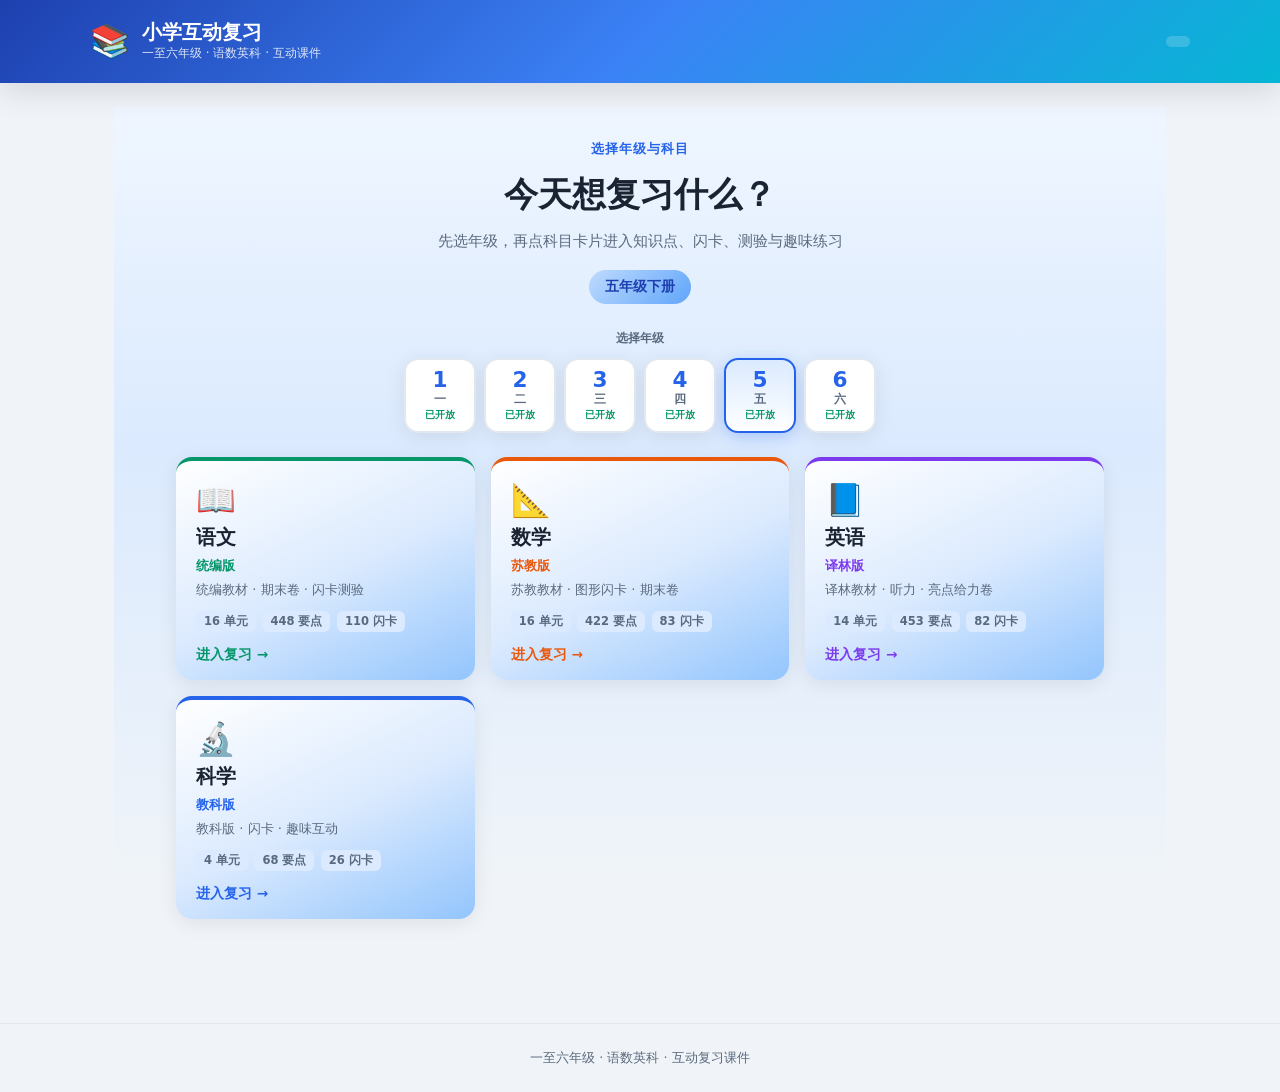
<file: index.html>
<!DOCTYPE html>
<html lang="zh-CN">
<head>
  <meta charset="UTF-8">
  <meta name="viewport" content="width=device-width, initial-scale=1.0, viewport-fit=cover">
  <title>小学复习课件</title>
  <script>
    (function () {
      var path = location.pathname;
      var repo = '/grade5-science-review';
      var i = path.indexOf(repo);
      var base = i >= 0
        ? path.slice(0, i + repo.length + 1)
        : (path.endsWith('/') ? path : path.replace(/[^/]+$/, '') || '/');
      window.APP_BASE = base;
      var el = document.createElement('base');
      el.href = base;
      document.head.appendChild(el);
    })();
  </script>
  <link rel="stylesheet" href="css/style.css?v=20260615-mobile">
</head>
<body>
  <div class="app">
    <header class="header">
      <div class="header-inner">
        <div class="header-top">
          <div class="logo">
            <span class="logo-icon" id="logoIcon">📚</span>
            <div>
              <h1 id="siteTitle">小学互动复习</h1>
              <p id="siteSubtitle">一至六年级 · 语数英科 · 互动课件</p>
            </div>
          </div>
          <div class="header-top-right">
            <span class="header-context" id="headerContext"></span>
            <button type="button" class="portal-back hidden" id="portalBackBtn">← 返回主页</button>
          </div>
        </div>

        <div class="header-study hidden" id="headerStudy">
          <div class="subject-bar">
            <button class="subject-btn" data-subject="chinese">📖 语文</button>
            <button class="subject-btn" data-subject="math">📐 数学</button>
            <button class="subject-btn" data-subject="english">📘 英语</button>
            <button class="subject-btn active" data-subject="science">🔬 科学</button>
          </div>

          <nav class="nav" id="scienceNav">
          <button class="nav-btn active" data-subject="science" data-view="home">首页</button>
          <button class="nav-btn" data-subject="science" data-view="learn">知识点</button>
          <button class="nav-btn" data-subject="science" data-view="flashcard">闪卡</button>
          <button class="nav-btn" data-subject="science" data-view="quiz">测验</button>
          <button class="nav-btn" data-subject="science" data-view="play">趣味互动</button>
        </nav>

        <nav class="nav hidden" id="englishNav">
          <button class="nav-btn active" data-subject="english" data-view="eng-home">首页</button>
          <button class="nav-btn" data-subject="english" data-view="eng-learn">知识点</button>
          <button class="nav-btn" data-subject="english" data-view="eng-flashcard">闪卡</button>
          <button class="nav-btn" data-subject="english" data-view="eng-quiz">测验</button>
          <button class="nav-btn" data-subject="english" data-view="eng-listening">听力</button>
          <button class="nav-btn" data-subject="english" data-view="eng-play">趣味互动</button>
        </nav>

        <nav class="nav hidden" id="mathNav">
          <button class="nav-btn active" data-subject="math" data-view="math-home">首页</button>
          <button class="nav-btn" data-subject="math" data-view="math-learn">知识点</button>
          <button class="nav-btn" data-subject="math" data-view="math-flashcard">闪卡</button>
          <button class="nav-btn" data-subject="math" data-view="math-quiz">测验</button>
          <button class="nav-btn" data-subject="math" data-view="math-play">趣味互动</button>
        </nav>

        <nav class="nav hidden" id="chineseNav">
          <button class="nav-btn active" data-subject="chinese" data-view="chi-home">首页</button>
          <button class="nav-btn" data-subject="chinese" data-view="chi-learn">知识点</button>
          <button class="nav-btn" data-subject="chinese" data-view="chi-flashcard">闪卡</button>
          <button class="nav-btn" data-subject="chinese" data-view="chi-quiz">测验</button>
          <button class="nav-btn" data-subject="chinese" data-view="chi-play">趣味互动</button>
        </nav>

        <div class="progress-badge" id="scienceProgress">
          <span class="progress-label">学习进度</span>
          <div class="progress-bar"><div class="progress-fill" id="progressFill"></div></div>
          <span class="progress-text" id="progressText">0%</span>
        </div>
        <div class="progress-badge hidden" id="englishProgress">
          <span class="progress-label">学习进度</span>
          <div class="progress-bar"><div class="progress-fill" id="engProgressFill"></div></div>
          <span class="progress-text" id="engProgressText">0%</span>
        </div>
        <div class="progress-badge hidden" id="mathProgress">
          <span class="progress-label">学习进度</span>
          <div class="progress-bar"><div class="progress-fill" id="mathProgressFill"></div></div>
          <span class="progress-text" id="mathProgressText">0%</span>
        </div>
        <div class="progress-badge hidden" id="chineseProgress">
          <span class="progress-label">学习进度</span>
          <div class="progress-bar"><div class="progress-fill" id="chiProgressFill"></div></div>
          <span class="progress-text" id="chiProgressText">0%</span>
        </div>
        </div>
      </div>
    </header>

    <main class="main">
      <section class="view active" id="view-portal-home">
        <div class="portal-hero">
          <p class="portal-eyebrow">选择年级与科目</p>
          <h2 class="portal-title">今天想复习什么？</h2>
          <p class="portal-lead">先选年级，再点科目卡片进入知识点、闪卡、测验与趣味练习</p>
          <div class="portal-grade-badge" id="portalGradeBadge">五年级</div>
        </div>
        <div class="portal-grade-row">
          <p class="portal-section-label">选择年级</p>
          <div class="portal-grade-pills" id="portalGradePills"></div>
        </div>
        <div class="portal-unavailable hidden" id="portalUnavailable">
          <div class="portal-unavailable-icon">🚧</div>
          <h3 id="portalUnavailableTitle">该年级内容筹备中</h3>
          <p id="portalUnavailableHint">请先选择已开放的年级。</p>
        </div>
        <div class="portal-subjects" id="portalSubjects"></div>
      </section>

      <!-- ═══ 科学 ═══ -->
      <section class="view" id="view-home" data-subject="science">
        <div class="hero">
          <h2>欢迎来复习科学！</h2>
          <p>本课件涵盖四个单元共 26 个知识点，支持阅读、闪卡记忆、选择题测验和趣味互动。</p>
        </div>
        <div class="unit-grid" id="unitGrid"></div>
        <div class="stats-row" id="statsRow"></div>
      </section>

      <section class="view" id="view-learn" data-subject="science">
        <div class="view-toolbar">
          <select id="learnUnitSelect" class="select"></select>
          <input type="search" id="learnSearch" class="search" placeholder="搜索知识点…">
        </div>
        <div class="topic-list" id="topicList"></div>
      </section>

      <section class="view" id="view-flashcard" data-subject="science">
        <div class="view-toolbar">
          <select id="flashUnitSelect" class="select"></select>
          <span class="flash-counter" id="flashCounter">1 / 1</span>
        </div>
        <div class="flashcard-area">
          <div class="flashcard" id="flashcard">
            <div class="flashcard-inner">
              <div class="flashcard-front">
                <span class="flash-tag" id="flashTag">单元</span>
                <h3 id="flashQuestion">问题</h3>
                <p class="flash-hint">点击卡片查看答案</p>
              </div>
              <div class="flashcard-back">
                <p id="flashAnswer">答案</p>
              </div>
            </div>
          </div>
          <div class="flash-controls">
            <button class="btn btn-secondary" id="flashPrev">← 上一张</button>
            <button class="btn btn-primary" id="flashKnow">我会了 ✓</button>
            <button class="btn btn-secondary" id="flashNext">下一张 →</button>
          </div>
        </div>
      </section>

      <section class="view" id="view-quiz" data-subject="science">
        <div id="quizSetup" class="quiz-setup">
          <h2>选择测验范围</h2>
          <div class="quiz-options" id="quizOptions"></div>
          <button class="btn btn-primary btn-lg" id="startQuiz">开始测验</button>
        </div>
        <div id="quizActive" class="quiz-active hidden">
          <div class="quiz-header">
            <span id="quizProgress">第 1 / 10 题</span>
            <span id="quizScore">得分：0</span>
          </div>
          <div class="quiz-question" id="quizQuestion"></div>
          <div class="quiz-choices" id="quizChoices"></div>
          <div class="quiz-feedback hidden" id="quizFeedback"></div>
          <button class="btn btn-primary hidden" id="quizNext">下一题</button>
        </div>
        <div id="quizResult" class="quiz-result hidden">
          <div class="result-card">
            <div class="result-emoji" id="resultEmoji">🎉</div>
            <h2 id="resultTitle">测验完成！</h2>
            <p class="result-score" id="resultScore">10 / 10</p>
            <p id="resultMessage"></p>
            <div class="result-actions">
              <button class="btn btn-primary" id="retryQuiz">再测一次</button>
              <button class="btn btn-secondary" id="reviewWrong">复习错题</button>
            </div>
          </div>
        </div>
      </section>

      <section class="view" id="view-play" data-subject="science">
        <div class="play-tabs">
          <button class="play-tab active" data-play="timeline">🚢 船的历史</button>
          <button class="play-tab" data-play="foodchain">🌿 食物链</button>
          <button class="play-tab" data-play="concept">💡 概念闯关</button>
        </div>
        <div class="play-panel active" id="play-timeline">
          <div class="play-card">
            <h3 class="play-card-title">🚢 排出船的发展顺序</h3>
            <p class="play-card-desc">从<strong>最早</strong>到<strong>最新</strong>，每一行点下拉框选答案</p>
            <div class="pick-list" id="timelineRows"></div>
            <div class="play-actions">
              <button class="btn btn-primary btn-lg" id="checkTimeline">✓ 检查答案</button>
              <button class="btn btn-secondary" id="resetTimeline">清空重来</button>
              <button class="btn btn-secondary" id="showTimelineAnswer">💡 看正确答案</button>
            </div>
            <div class="play-feedback" id="timelineFeedback"></div>
          </div>
        </div>
        <div class="play-panel" id="play-foodchain">
          <div class="play-card">
            <h3 class="play-card-title">🌿 排出食物链顺序</h3>
            <p class="play-card-desc" id="chainScenario">从生产者到顶级消费者</p>
            <div class="pick-list" id="chainRows"></div>
            <div class="play-actions">
              <button class="btn btn-primary btn-lg" id="checkChain">✓ 检查答案</button>
              <button class="btn btn-secondary" id="nextChain">↻ 换一题</button>
              <button class="btn btn-secondary" id="showChainAnswer">💡 看正确答案</button>
            </div>
            <div class="play-feedback" id="chainFeedback"></div>
          </div>
        </div>
        <div class="play-panel" id="play-concept">
          <div class="play-card">
            <div class="mini-quiz-head">
              <span class="mini-quiz-badge">概念闯关</span>
              <span class="mini-quiz-progress" id="conceptProgress">1 / 8</span>
            </div>
            <div class="mini-quiz-question" id="conceptQuestion">题目</div>
            <div class="mini-quiz-options" id="conceptOptions"></div>
            <div class="play-feedback" id="conceptFeedback"></div>
            <div class="play-actions">
              <button class="btn btn-primary btn-lg hidden" id="conceptNext">下一题 →</button>
              <button class="btn btn-secondary" id="resetConcept">↺ 重新开始</button>
            </div>
          </div>
        </div>
      </section>

      <!-- ═══ 英语 ═══ -->
      <section class="view" id="view-eng-home" data-subject="english">
        <div class="hero hero-english">
          <h2 id="engHeroTitle">欢迎来复习英语！</h2>
          <p id="engExamTitle"></p>
          <p class="exam-note" id="engExamNote"></p>
        </div>
        <div class="unit-grid" id="engUnitGrid"></div>
        <div class="stats-row" id="engStatsRow"></div>
        <div class="eng-exam-sections" id="engExamSections"></div>
        <div class="eng-sources-block">
          <h3 class="section-title eng-section-title">📚 参考试卷（亮点给力 + 南京卷）</h3>
          <div class="eng-sources-grid" id="engSourcesGrid"></div>
        </div>
        <div class="eng-mistakes-block" id="engMistakesBlock"></div>
      </section>

      <section class="view" id="view-eng-learn" data-subject="english">
        <div class="view-toolbar">
          <select id="engLearnUnitSelect" class="select"></select>
          <input type="search" id="engLearnSearch" class="search" placeholder="搜索知识点…">
        </div>
        <div class="topic-list" id="engTopicList"></div>
      </section>

      <section class="view" id="view-eng-flashcard" data-subject="english">
        <div class="view-toolbar">
          <select id="engFlashUnitSelect" class="select"></select>
          <span class="flash-counter" id="engFlashCounter">1 / 1</span>
        </div>
        <div class="flashcard-area">
          <div class="flashcard flashcard-eng" id="engFlashcard">
            <div class="flashcard-inner">
              <div class="flashcard-front">
                <span class="flash-tag" id="engFlashTag">单元</span>
                <h3 id="engFlashQuestion">问题</h3>
                <p class="flash-hint">点击卡片查看答案</p>
              </div>
              <div class="flashcard-back">
                <p id="engFlashAnswer">答案</p>
              </div>
            </div>
          </div>
          <div class="flash-controls">
            <button class="btn btn-secondary" id="engFlashPrev">← 上一张</button>
            <button class="btn btn-primary" id="engFlashKnow">我会了 ✓</button>
            <button class="btn btn-secondary" id="engFlashNext">下一张 →</button>
          </div>
        </div>
      </section>

      <section class="view" id="view-eng-quiz" data-subject="english">
        <div id="engQuizSetup" class="quiz-setup">
          <h2>选择测验范围</h2>
          <p class="quiz-hint">含南京期末卷 + 亮点给力大试卷：选择、填空、语法（每次 15 题）</p>
          <div class="quiz-options" id="engQuizOptions"></div>
          <button class="btn btn-primary btn-lg" id="startEngQuiz">开始测验</button>
        </div>
        <div id="engQuizActive" class="quiz-active hidden">
          <div class="quiz-header">
            <span id="engQuizProgress">第 1 / 10 题</span>
            <span id="engQuizScore">得分：0</span>
          </div>
          <div class="quiz-question" id="engQuizQuestion"></div>
          <div class="quiz-choices" id="engQuizChoices"></div>
          <div class="quiz-feedback hidden" id="engQuizFeedback"></div>
          <button class="btn btn-primary hidden" id="engQuizNext">下一题</button>
        </div>
        <div id="engQuizResult" class="quiz-result hidden">
          <div class="result-card">
            <div class="result-emoji" id="engResultEmoji">🎉</div>
            <h2 id="engResultTitle">测验完成！</h2>
            <p class="result-score" id="engResultScore">10 / 10</p>
            <p id="engResultMessage"></p>
            <div class="result-actions">
              <button class="btn btn-primary" id="retryEngQuiz">再测一次</button>
              <button class="btn btn-secondary" id="reviewEngWrong">复习错题</button>
            </div>
          </div>
        </div>
      </section>

      <section class="view" id="view-eng-listening" data-subject="english">
        <div class="listening-header">
          <select id="engListenSelect" class="select"></select>
          <span class="listening-tag" id="engListenTag">听对话选答</span>
          <span class="listening-counter" id="engListenCounter">1 / 7</span>
        </div>
        <div class="listening-player play-card">
          <h3 class="play-card-title" id="engListenTitle">Unit 2 · 交通方式</h3>
          <p class="listening-hint">点击「播放听力」认真听，再作答。电脑/平板建议用 Chrome 浏览器，朗读更自然。</p>
          <div class="listening-controls">
            <button type="button" class="btn btn-primary btn-lg" id="engListenPlay">🔊 播放听力</button>
            <button type="button" class="btn btn-secondary" id="engListenReplay">🔁 再听一遍</button>
            <span class="listening-status" id="engListenStatus"></span>
          </div>
          <details class="listening-transcript">
            <summary>显示听力原文（建议先听完再看）</summary>
            <div class="listening-script" id="engListenScript"></div>
          </details>
        </div>
        <div class="listening-questions play-card" id="engListenQuestions"></div>
        <div class="listening-nav">
          <button type="button" class="btn btn-secondary" id="engListenPrev">← 上一套</button>
          <button type="button" class="btn btn-secondary" id="engListenNext">下一套 →</button>
        </div>
      </section>

      <section class="view" id="view-eng-play" data-subject="english">
        <div class="play-tabs">
          <button class="play-tab active" data-play="vocab">📝 词汇闯关</button>
          <button class="play-tab" data-play="dialogue">💬 对话填空</button>
          <button class="play-tab" data-play="reading">📖 阅读练习</button>
          <button class="play-tab" data-play="pick">📄 卷面精选</button>
          <button class="play-tab" data-play="writing">✍️ 写作参考</button>
        </div>

        <div class="play-panel active" id="eng-play-vocab">
          <div class="play-card">
            <p class="play-card-desc">学完知识点后来这里练手：填空后点「检查」看对错</p>
            <div id="engPlayVocab"></div>
          </div>
        </div>

        <div class="play-panel" id="eng-play-dialogue">
          <div class="play-card">
            <h3 class="play-card-title">Nancy 谈论元宵节</h3>
            <p class="play-card-desc">每一空从下拉框选合适的句子</p>
            <div class="dialogue-box" id="engDialogueLines"></div>
            <div class="play-actions">
              <button type="button" class="btn btn-primary btn-lg" id="checkEngDialogue">✓ 检查答案</button>
            </div>
            <div class="play-feedback" id="engDialogueFeedback"></div>
          </div>
        </div>

        <div class="play-panel" id="eng-play-reading">
          <div class="play-tabs read-tabs" style="margin-bottom:1rem">
            <button type="button" class="read-tab play-tab active" data-read="myopia">👓 近视</button>
            <button type="button" class="read-tab play-tab" data-read="tea">🍵 茶文化</button>
            <button type="button" class="read-tab play-tab" data-read="metro">🚇 重庆地铁</button>
            <button type="button" class="read-tab play-tab" data-read="transport">🌍 世界交通</button>
          </div>
          <div class="read-panel active" id="read-play-myopia">
            <pre class="read-passage" id="engPlayMyopiaPassage"></pre>
            <div id="engPlayMyopiaQ"></div>
          </div>
          <div class="read-panel" id="read-play-tea">
            <pre class="read-passage" id="engPlayTeaPassage"></pre>
            <p class="play-card-desc">T = 正确，F = 错误</p>
            <div id="engPlayTeaQ"></div>
          </div>
          <div class="read-panel" id="read-play-metro">
            <pre class="read-passage" id="engPlayMetroPassage"></pre>
            <div id="engPlayMetroQ"></div>
          </div>
          <div class="read-panel" id="read-play-transport">
            <pre class="read-passage" id="engPlayTransportPassage"></pre>
            <div id="engPlayTransportQ"></div>
          </div>
        </div>

        <div class="play-panel" id="eng-play-pick">
          <div class="play-card">
            <p class="play-card-desc">36 道典型选择题：语法、固定搭配、课文细节（来自亮点给力 + 南京卷）</p>
            <div id="engPlayPickPager" class="pick-pager-wrap"></div>
            <div id="engPlayPick"></div>
          </div>
        </div>

        <div class="play-panel" id="eng-play-writing">
          <div class="play-card">
            <h3 class="play-card-title">书面表达</h3>
            <p class="play-card-desc" id="engPlayWritingPrompt"></p>
            <div class="writing-template">
              <strong>句型：</strong><p id="engPlayWritingTemplate"></p>
            </div>
            <h4 class="writing-subtitle">例句</h4>
            <div id="engPlayWritingExamples"></div>
          </div>
        </div>
      </section>

      <!-- ═══ 数学 ═══ -->
      <section class="view" id="view-math-home" data-subject="math">
        <div class="hero hero-math">
          <h2 id="mathHeroTitle">欢迎来复习数学！</h2>
          <p id="mathExamTitle"></p>
          <p class="exam-note" id="mathExamNote"></p>
        </div>
        <div class="unit-grid" id="mathUnitGrid"></div>
        <div class="stats-row" id="mathStatsRow"></div>
        <div class="math-exam-sections" id="mathExamSections"></div>
        <div class="math-sources-block">
          <h3 class="section-title">📚 参考试卷（12 份）</h3>
          <div class="math-sources-grid" id="mathSourcesGrid"></div>
        </div>
      </section>

      <section class="view" id="view-math-learn" data-subject="math">
        <div class="view-toolbar">
          <select id="mathLearnUnitSelect" class="select"></select>
          <input type="search" id="mathLearnSearch" class="search" placeholder="搜索知识点…">
        </div>
        <div class="topic-list" id="mathTopicList"></div>
      </section>

      <section class="view" id="view-math-flashcard" data-subject="math">
        <div class="view-toolbar">
          <select id="mathFlashUnitSelect" class="select"></select>
          <span class="flash-counter" id="mathFlashCounter">1 / 1</span>
        </div>
        <div class="flashcard-area">
          <div class="flashcard flashcard-math" id="mathFlashcard">
            <div class="flashcard-inner">
              <div class="flashcard-front">
                <span class="flash-tag" id="mathFlashTag">单元</span>
                <h3 id="mathFlashQuestion">问题</h3>
                <p class="flash-hint">点击卡片查看答案</p>
              </div>
              <div class="flashcard-back">
                <div id="mathFlashAnswer" class="flash-answer-body"><p class="flash-answer-text">答案</p></div>
              </div>
            </div>
          </div>
          <div class="flash-controls">
            <button class="btn btn-secondary" id="mathFlashPrev">← 上一张</button>
            <button class="btn btn-primary" id="mathFlashKnow">我会了 ✓</button>
            <button class="btn btn-secondary" id="mathFlashNext">下一张 →</button>
          </div>
        </div>
      </section>

      <section class="view" id="view-math-quiz" data-subject="math">
        <div id="mathQuizSetup" class="quiz-setup">
          <h2>选择测验范围</h2>
          <p class="quiz-hint">题型贴近苏州期末卷：选择、判断、填空、计算（每次 15 题）</p>
          <div class="quiz-options" id="mathQuizOptions"></div>
          <button class="btn btn-primary btn-lg" id="startMathQuiz">开始测验</button>
        </div>
        <div id="mathQuizActive" class="quiz-active hidden">
          <div class="quiz-header">
            <span id="mathQuizProgress">第 1 / 10 题</span>
            <span id="mathQuizScore">得分：0</span>
          </div>
          <div class="quiz-question" id="mathQuizQuestion"></div>
          <div class="quiz-choices" id="mathQuizChoices"></div>
          <div class="quiz-feedback hidden" id="mathQuizFeedback"></div>
          <button class="btn btn-primary hidden" id="mathQuizNext">下一题</button>
        </div>
        <div id="mathQuizResult" class="quiz-result hidden">
          <div class="result-card">
            <div class="result-emoji" id="mathResultEmoji">🎉</div>
            <h2 id="mathResultTitle">测验完成！</h2>
            <p class="result-score" id="mathResultScore">10 / 10</p>
            <p id="mathResultMessage"></p>
            <div class="result-actions">
              <button class="btn btn-primary" id="retryMathQuiz">再测一次</button>
              <button class="btn btn-secondary" id="reviewMathWrong">复习错题</button>
            </div>
          </div>
        </div>
      </section>

      <section class="view" id="view-math-play" data-subject="math">
        <div class="play-tabs">
          <button class="play-tab active" data-play="fill">📝 填空闯关</button>
          <button class="play-tab" data-play="judge">⚖️ 判断题</button>
          <button class="play-tab" data-play="calc">🔢 计算方程</button>
          <button class="play-tab" data-play="word">📋 应用题思路</button>
          <button class="play-tab" data-play="pick">⭐ 卷面精选</button>
        </div>

        <div class="play-panel active" id="math-play-fill">
          <div class="play-card">
            <p class="play-card-desc">期末卷常考概念与公式，填完点「检查填空」</p>
            <div id="mathPlayFill"></div>
          </div>
        </div>

        <div class="play-panel" id="math-play-judge">
          <div class="play-card">
            <p class="play-card-desc">苏州卷判断题风格：选「正确」或「错误」</p>
            <div id="mathPlayJudge"></div>
          </div>
        </div>

        <div class="play-panel" id="math-play-calc">
          <div class="play-card">
            <p class="play-card-desc">计算题 + 解方程（答案填数字或分数如 11/20）</p>
            <div id="mathPlayCalc"></div>
          </div>
        </div>

        <div class="play-panel" id="math-play-word">
          <div class="play-card">
            <p class="play-card-desc">按苏教 8 单元整理：32 道应用题思路 + 8 种解题方法（来自 12 份苏州卷）</p>
            <div id="mathPlayWord"></div>
          </div>
        </div>

        <div class="play-panel" id="math-play-pick">
          <div class="play-card">
            <p class="play-card-desc">48 道典型选择题：因数倍数、分数、圆、方程、统计、综合应用</p>
            <div id="mathPlayPickPager" class="pick-pager-wrap"></div>
            <div id="mathPlayPick"></div>
          </div>
        </div>
      </section>

      <!-- ═══ 语文 ═══ -->
      <section class="view" id="view-chi-home" data-subject="chinese">
        <div class="hero hero-chinese">
          <h2 id="chiHeroTitle">欢迎来复习语文！</h2>
          <p id="chiExamTitle"></p>
          <p class="exam-note" id="chiExamNote"></p>
        </div>
        <div class="unit-grid" id="chiUnitGrid"></div>
        <div class="stats-row" id="chiStatsRow"></div>
        <div class="chi-exam-sections" id="chiExamSections"></div>
        <div class="chi-sources-block">
          <h3 class="section-title chi-section-title">📚 参考试卷（21 份）</h3>
          <div class="chi-sources-grid" id="chiSourcesGrid"></div>
        </div>
      </section>

      <section class="view" id="view-chi-learn" data-subject="chinese">
        <div class="view-toolbar">
          <select id="chiLearnUnitSelect" class="select"></select>
          <input type="search" id="chiLearnSearch" class="search" placeholder="搜索知识点…">
        </div>
        <div class="topic-list" id="chiTopicList"></div>
      </section>

      <section class="view" id="view-chi-flashcard" data-subject="chinese">
        <div class="view-toolbar">
          <select id="chiFlashUnitSelect" class="select"></select>
          <span class="flash-counter" id="chiFlashCounter">1 / 1</span>
        </div>
        <div class="flashcard-area">
          <div class="flashcard flashcard-chi" id="chiFlashcard">
            <div class="flashcard-inner">
              <div class="flashcard-front">
                <span class="flash-tag" id="chiFlashTag">单元</span>
                <h3 id="chiFlashQuestion">问题</h3>
                <p class="flash-hint">点击卡片查看答案</p>
              </div>
              <div class="flashcard-back">
                <p id="chiFlashAnswer">答案</p>
              </div>
            </div>
          </div>
          <div class="flash-controls">
            <button class="btn btn-secondary" id="chiFlashPrev">← 上一张</button>
            <button class="btn btn-primary" id="chiFlashKnow">我会了 ✓</button>
            <button class="btn btn-secondary" id="chiFlashNext">下一张 →</button>
          </div>
        </div>
      </section>

      <section class="view" id="view-chi-quiz" data-subject="chinese">
        <div id="chiQuizSetup" class="quiz-setup">
          <h2>选择测验范围</h2>
          <p class="quiz-hint">题型贴近苏州期末卷：选择、判断、填空、默写、阅读（每次 15 题）</p>
          <div class="quiz-options" id="chiQuizOptions"></div>
          <button class="btn btn-primary btn-lg" id="startChiQuiz">开始测验</button>
        </div>
        <div id="chiQuizActive" class="quiz-active hidden">
          <div class="quiz-header">
            <span id="chiQuizProgress">第 1 / 10 题</span>
            <span id="chiQuizScore">得分：0</span>
          </div>
          <div class="quiz-question" id="chiQuizQuestion"></div>
          <div class="quiz-choices" id="chiQuizChoices"></div>
          <div class="quiz-feedback hidden" id="chiQuizFeedback"></div>
          <button class="btn btn-primary hidden" id="chiQuizNext">下一题</button>
        </div>
        <div id="chiQuizResult" class="quiz-result hidden">
          <div class="result-card">
            <div class="result-emoji" id="chiResultEmoji">🎉</div>
            <h2 id="chiResultTitle">测验完成！</h2>
            <p class="result-score" id="chiResultScore">10 / 10</p>
            <p id="chiResultMessage"></p>
            <div class="result-actions">
              <button class="btn btn-primary" id="retryChiQuiz">再测一次</button>
              <button class="btn btn-secondary" id="reviewChiWrong">复习错题</button>
            </div>
          </div>
        </div>
      </section>

      <section class="view" id="view-chi-play" data-subject="chinese">
        <div class="play-tabs">
          <button class="play-tab active" data-play="fill">📝 填空闯关</button>
          <button class="play-tab" data-play="judge">⚖️ 判断题</button>
          <button class="play-tab" data-play="poetry">📜 诗词名句</button>
          <button class="play-tab" data-play="word">✍️ 阅读习作思路</button>
          <button class="play-tab" data-play="pick">⭐ 卷面精选</button>
        </div>

        <div class="play-panel active" id="chi-play-fill">
          <div class="play-card">
            <p class="play-card-desc">期末卷常考字词、成语、文学常识，填完点「检查填空」</p>
            <div id="chiPlayFill"></div>
          </div>
        </div>

        <div class="play-panel" id="chi-play-judge">
          <div class="play-card">
            <p class="play-card-desc">苏州卷判断题风格：选「正确」或「错误」</p>
            <div id="chiPlayJudge"></div>
          </div>
        </div>

        <div class="play-panel" id="chi-play-poetry">
          <div class="play-card">
            <p class="play-card-desc">课内诗词名句默写，填完点「检查默写」</p>
            <div id="chiPlayPoetry"></div>
          </div>
        </div>

        <div class="play-panel" id="chi-play-word">
          <div class="play-card">
            <p class="play-card-desc">按统编五下 8 单元整理：23 篇课内阅读 + 6 篇习作 + 8 种答题方法 + 综合活动</p>
            <div id="chiPlayWord"></div>
          </div>
        </div>

        <div class="play-panel" id="chi-play-pick">
          <div class="play-card">
            <p class="play-card-desc">48 道典型选择题：课文理解、阅读方法、习作要点（来自 21 份苏州卷）</p>
            <div id="chiPlayPickPager" class="pick-pager-wrap"></div>
            <div id="chiPlayPick"></div>
          </div>
        </div>
      </section>
    </main>

    <footer class="footer">
      <p id="footerText">一至六年级 · 语数英科 · 互动复习课件</p>
    </footer>
  </div>

  <script src="js/core/schema.js?v=20260615-g3full"></script>
  <script src="js/core/registry.js?v=20260615b"></script>
  <script src="js/core/progress.js?v=20260615b"></script>
  <script src="js/core/loader.js?v=20260615-flash-fix"></script>
  <script src="js/core/shell.js?v=20260615-g6fix"></script>
  <script src="js/core/portal.js?v=20260615b"></script>
  <script src="js/app.js?v=20260615-flash-fix"></script>
  <script src="js/english-app.js?v=20260615-flash-fix"></script>
  <script src="js/math-app.js?v=20260615-flash-fix"></script>
  <script src="js/chinese-app.js?v=20260615-flash-fix"></script>
  <script>
    document.addEventListener('DOMContentLoaded', function () {
      Shell.bootstrap();
    });
  </script>
</body>
</html>
</file>
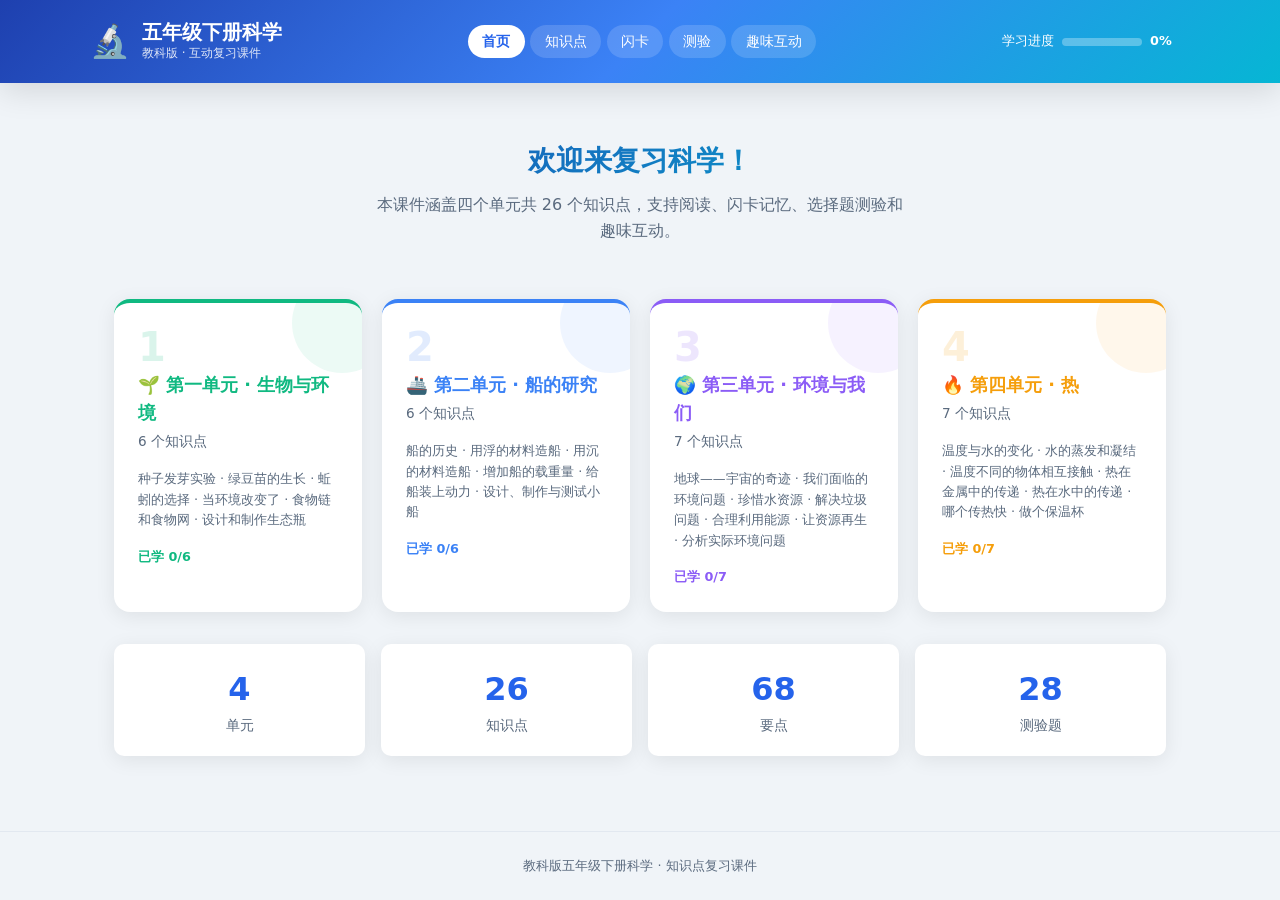
<file: 五年级科学复习-双击打开.html>
<!DOCTYPE html>
<html lang="zh-CN">
<head>
  <meta charset="UTF-8">
  <meta name="viewport" content="width=device-width, initial-scale=1.0">
  <title>五年级下册科学 · 互动复习</title>
  <style>
:root {
  --bg: #f0f4f8;
  --surface: #ffffff;
  --text: #1a2332;
  --text-muted: #5a6a7e;
  --primary: #2563eb;
  --primary-light: #dbeafe;
  --primary-dark: #1d4ed8;
  --success: #059669;
  --success-light: #d1fae5;
  --warning: #d97706;
  --warning-light: #fef3c7;
  --danger: #dc2626;
  --danger-light: #fee2e2;
  --unit1: #10b981;
  --unit2: #3b82f6;
  --unit3: #8b5cf6;
  --unit4: #f59e0b;
  --radius: 16px;
  --radius-sm: 10px;
  --shadow: 0 4px 20px rgba(0, 0, 0, 0.08);
  --shadow-lg: 0 8px 32px rgba(0, 0, 0, 0.12);
  --font: system-ui, 'PingFang SC', 'Microsoft YaHei', sans-serif;
}

*, *::before, *::after { box-sizing: border-box; margin: 0; padding: 0; }

body {
  font-family: var(--font);
  background: var(--bg);
  color: var(--text);
  line-height: 1.6;
  min-height: 100vh;
}

.app { min-height: 100vh; display: flex; flex-direction: column; }

/* Header */
.header {
  background: linear-gradient(135deg, #1e40af 0%, #3b82f6 50%, #06b6d4 100%);
  color: white;
  padding: 1rem 1.5rem;
  position: sticky;
  top: 0;
  z-index: 100;
  box-shadow: var(--shadow-lg);
}

.header-inner {
  max-width: 1100px;
  margin: 0 auto;
  display: flex;
  flex-wrap: wrap;
  align-items: center;
  gap: 1rem;
}

.logo { display: flex; align-items: center; gap: 0.75rem; flex-shrink: 0; }
.logo-icon { font-size: 2rem; }
.logo h1 { font-size: 1.25rem; font-weight: 900; line-height: 1.2; }
.logo p { font-size: 0.75rem; opacity: 0.85; }

.nav { display: flex; flex-wrap: wrap; gap: 0.35rem; flex: 1; justify-content: center; }

.nav-btn {
  background: rgba(255,255,255,0.15);
  border: none;
  color: white;
  padding: 0.45rem 0.9rem;
  border-radius: 999px;
  font-family: var(--font);
  font-size: 0.85rem;
  font-weight: 500;
  cursor: pointer;
  transition: all 0.2s;
}

.nav-btn:hover { background: rgba(255,255,255,0.28); }
.nav-btn.active { background: white; color: var(--primary); font-weight: 700; }

.progress-badge {
  display: flex;
  align-items: center;
  gap: 0.5rem;
  font-size: 0.8rem;
  flex-shrink: 0;
}

.progress-label { white-space: nowrap; }
.progress-bar {
  width: 80px;
  height: 8px;
  background: rgba(255,255,255,0.3);
  border-radius: 999px;
  overflow: hidden;
}
.progress-fill {
  height: 100%;
  background: #fbbf24;
  border-radius: 999px;
  transition: width 0.4s ease;
  width: 0%;
}
.progress-text { font-weight: 700; min-width: 2.5rem; }

/* Main */
.main {
  flex: 1;
  max-width: 1100px;
  margin: 0 auto;
  padding: 1.5rem;
  width: 100%;
}

.view { display: none; animation: fadeIn 0.3s ease; }
.view.active { display: block; }

@keyframes fadeIn {
  from { opacity: 0; transform: translateY(8px); }
  to { opacity: 1; transform: translateY(0); }
}

.hidden { display: none !important; }

/* Hero */
.hero {
  text-align: center;
  padding: 2rem 1rem;
  margin-bottom: 1.5rem;
}

.hero h2 {
  font-size: 1.75rem;
  font-weight: 900;
  margin-bottom: 0.5rem;
  background: linear-gradient(135deg, #1e40af, #06b6d4);
  -webkit-background-clip: text;
  -webkit-text-fill-color: transparent;
  background-clip: text;
}

.hero p { color: var(--text-muted); max-width: 540px; margin: 0 auto; }

/* Unit cards */
.unit-grid {
  display: grid;
  grid-template-columns: repeat(auto-fit, minmax(240px, 1fr));
  gap: 1.25rem;
  margin-bottom: 2rem;
}

.unit-card {
  background: var(--surface);
  border-radius: var(--radius);
  padding: 1.5rem;
  box-shadow: var(--shadow);
  cursor: pointer;
  transition: transform 0.2s, box-shadow 0.2s;
  border-top: 4px solid;
  position: relative;
  overflow: hidden;
}

.unit-card::after {
  content: '';
  position: absolute;
  top: -30px;
  right: -30px;
  width: 100px;
  height: 100px;
  border-radius: 50%;
  opacity: 0.08;
  background: currentColor;
}

.unit-card:hover {
  transform: translateY(-4px);
  box-shadow: var(--shadow-lg);
}

.unit-card .unit-num { font-size: 2.5rem; font-weight: 900; opacity: 0.15; line-height: 1; }
.unit-card h3 { font-size: 1.1rem; font-weight: 700; margin: 0.25rem 0; }
.unit-card p { font-size: 0.85rem; color: var(--text-muted); margin-bottom: 1rem; }
.unit-card .unit-topics { font-size: 0.8rem; color: var(--text-muted); }
.unit-card .unit-progress {
  margin-top: 1rem;
  display: flex;
  align-items: center;
  gap: 0.5rem;
  font-size: 0.8rem;
  font-weight: 600;
}

.unit-card[data-unit="0"] { border-color: var(--unit1); color: var(--unit1); }
.unit-card[data-unit="1"] { border-color: var(--unit2); color: var(--unit2); }
.unit-card[data-unit="2"] { border-color: var(--unit3); color: var(--unit3); }
.unit-card[data-unit="3"] { border-color: var(--unit4); color: var(--unit4); }

/* Stats */
.stats-row {
  display: grid;
  grid-template-columns: repeat(auto-fit, minmax(140px, 1fr));
  gap: 1rem;
}

.stat-card {
  background: var(--surface);
  border-radius: var(--radius-sm);
  padding: 1.25rem;
  text-align: center;
  box-shadow: var(--shadow);
}

.stat-card .stat-num {
  font-size: 2rem;
  font-weight: 900;
  color: var(--primary);
}

.stat-card .stat-label { font-size: 0.85rem; color: var(--text-muted); }

/* Toolbar */
.view-toolbar {
  display: flex;
  gap: 0.75rem;
  margin-bottom: 1.25rem;
  flex-wrap: wrap;
  align-items: center;
}

.select, .search {
  font-family: var(--font);
  padding: 0.6rem 1rem;
  border: 2px solid #e2e8f0;
  border-radius: var(--radius-sm);
  font-size: 0.9rem;
  background: var(--surface);
  transition: border-color 0.2s;
}

.select:focus, .search:focus {
  outline: none;
  border-color: var(--primary);
}

.search { flex: 1; min-width: 180px; }

/* Topic list */
.topic-list { display: flex; flex-direction: column; gap: 1rem; }

.topic-card {
  background: var(--surface);
  border-radius: var(--radius);
  box-shadow: var(--shadow);
  overflow: hidden;
}

.topic-header {
  display: flex;
  align-items: center;
  justify-content: space-between;
  padding: 1rem 1.25rem;
  cursor: pointer;
  user-select: none;
  transition: background 0.2s;
}

.topic-header:hover { background: #f8fafc; }

.topic-header h3 {
  font-size: 1rem;
  font-weight: 700;
  display: flex;
  align-items: center;
  gap: 0.5rem;
}

.topic-header .topic-badge {
  font-size: 0.7rem;
  padding: 0.15rem 0.5rem;
  border-radius: 999px;
  background: var(--primary-light);
  color: var(--primary);
  font-weight: 600;
}

.topic-header .chevron {
  transition: transform 0.3s;
  font-size: 1.2rem;
  color: var(--text-muted);
}

.topic-card.open .chevron { transform: rotate(180deg); }

.topic-body {
  max-height: 0;
  overflow: hidden;
  transition: max-height 0.35s ease;
}

.topic-card.open .topic-body { max-height: 2000px; }

.topic-content { padding: 0 1.25rem 1.25rem; }

.point-list { list-style: none; display: flex; flex-direction: column; gap: 0.6rem; }

.point-list li {
  display: flex;
  gap: 0.6rem;
  font-size: 0.92rem;
  line-height: 1.55;
  padding: 0.6rem 0.8rem;
  background: #f8fafc;
  border-radius: var(--radius-sm);
  border-left: 3px solid var(--primary);
}

.point-list li::before {
  content: '💡';
  flex-shrink: 0;
}

.topic-actions {
  display: flex;
  gap: 0.5rem;
  margin-top: 0.75rem;
}

.btn-done {
  font-family: var(--font);
  font-size: 0.8rem;
  padding: 0.35rem 0.75rem;
  border-radius: 999px;
  border: 2px solid var(--success);
  background: transparent;
  color: var(--success);
  cursor: pointer;
  font-weight: 600;
  transition: all 0.2s;
}

.btn-done:hover { background: var(--success-light); }
.btn-done.completed { background: var(--success); color: white; }

/* Flashcard */
.flash-counter { font-weight: 700; color: var(--text-muted); margin-left: auto; }

.flashcard-area {
  display: flex;
  flex-direction: column;
  align-items: center;
  gap: 1.5rem;
  padding: 1rem 0;
}

.flashcard {
  width: 100%;
  max-width: 520px;
  height: 280px;
  perspective: 1000px;
  cursor: pointer;
}

.flashcard-inner {
  width: 100%;
  height: 100%;
  position: relative;
  transition: transform 0.5s;
  transform-style: preserve-3d;
}

.flashcard.flipped .flashcard-inner { transform: rotateY(180deg); }

.flashcard-front, .flashcard-back {
  position: absolute;
  inset: 0;
  backface-visibility: hidden;
  border-radius: var(--radius);
  display: flex;
  flex-direction: column;
  align-items: center;
  justify-content: center;
  padding: 2rem;
  text-align: center;
  box-shadow: var(--shadow-lg);
}

.flashcard-front {
  background: linear-gradient(145deg, #1e40af, #3b82f6);
  color: white;
}

.flashcard-back {
  background: var(--surface);
  transform: rotateY(180deg);
  border: 3px solid var(--primary);
}

.flash-tag {
  font-size: 0.75rem;
  background: rgba(255,255,255,0.2);
  padding: 0.2rem 0.6rem;
  border-radius: 999px;
  margin-bottom: 1rem;
}

.flashcard-front h3 { font-size: 1.2rem; font-weight: 700; line-height: 1.5; }
.flash-hint { font-size: 0.8rem; opacity: 0.7; margin-top: 1.5rem; }
.flashcard-back p { font-size: 1rem; line-height: 1.7; color: var(--text); }

.flash-controls { display: flex; gap: 0.75rem; flex-wrap: wrap; justify-content: center; }

/* Buttons */
.btn {
  font-family: var(--font);
  padding: 0.6rem 1.25rem;
  border-radius: var(--radius-sm);
  border: none;
  font-size: 0.9rem;
  font-weight: 600;
  cursor: pointer;
  transition: all 0.2s;
}

.btn-primary { background: var(--primary); color: white; }
.btn-primary:hover { background: var(--primary-dark); }
.btn-secondary { background: #e2e8f0; color: var(--text); }
.btn-secondary:hover { background: #cbd5e1; }
.btn-lg { padding: 0.85rem 2rem; font-size: 1rem; }

/* Quiz */
.quiz-setup { text-align: center; padding: 2rem 1rem; }
.quiz-setup h2 { margin-bottom: 1.5rem; font-size: 1.5rem; }

.quiz-options {
  display: flex;
  flex-wrap: wrap;
  gap: 0.75rem;
  justify-content: center;
  margin-bottom: 2rem;
}

.quiz-opt {
  padding: 0.75rem 1.25rem;
  border: 2px solid #e2e8f0;
  border-radius: var(--radius-sm);
  background: var(--surface);
  cursor: pointer;
  font-family: var(--font);
  font-size: 0.9rem;
  font-weight: 500;
  transition: all 0.2s;
}

.quiz-opt.selected { border-color: var(--primary); background: var(--primary-light); color: var(--primary-dark); font-weight: 700; }

.quiz-active { max-width: 640px; margin: 0 auto; }

.quiz-header {
  display: flex;
  justify-content: space-between;
  margin-bottom: 1.5rem;
  font-weight: 600;
  color: var(--text-muted);
}

.quiz-question {
  background: var(--surface);
  border-radius: var(--radius);
  padding: 1.5rem;
  font-size: 1.1rem;
  font-weight: 600;
  margin-bottom: 1.25rem;
  box-shadow: var(--shadow);
  line-height: 1.6;
}

.quiz-choices { display: flex; flex-direction: column; gap: 0.6rem; margin-bottom: 1rem; }

.quiz-choice {
  padding: 0.85rem 1.1rem;
  border: 2px solid #e2e8f0;
  border-radius: var(--radius-sm);
  background: var(--surface);
  cursor: pointer;
  font-family: var(--font);
  font-size: 0.95rem;
  text-align: left;
  transition: all 0.2s;
}

.quiz-choice:hover:not(:disabled) { border-color: var(--primary); background: var(--primary-light); }
.quiz-choice.correct { border-color: var(--success); background: var(--success-light); }
.quiz-choice.wrong { border-color: var(--danger); background: var(--danger-light); }
.quiz-choice:disabled { cursor: default; }

.quiz-feedback {
  padding: 1rem;
  border-radius: var(--radius-sm);
  margin-bottom: 1rem;
  font-size: 0.9rem;
  line-height: 1.5;
}

.quiz-feedback.correct-fb { background: var(--success-light); color: var(--success); }
.quiz-feedback.wrong-fb { background: var(--danger-light); color: var(--danger); }

.quiz-result { display: flex; justify-content: center; padding: 2rem; }

.result-card {
  background: var(--surface);
  border-radius: var(--radius);
  padding: 2.5rem;
  text-align: center;
  box-shadow: var(--shadow-lg);
  max-width: 400px;
  width: 100%;
}

.result-emoji { font-size: 4rem; margin-bottom: 0.5rem; }
.result-score { font-size: 2.5rem; font-weight: 900; color: var(--primary); margin: 0.5rem 0; }
.result-actions { display: flex; gap: 0.75rem; justify-content: center; margin-top: 1.5rem; flex-wrap: wrap; }

/* Play */
.play-tabs {
  display: flex;
  flex-wrap: wrap;
  gap: 0.5rem;
  margin-bottom: 1.25rem;
}

.play-tab {
  font-family: var(--font);
  padding: 0.7rem 1.1rem;
  border: 2px solid #e2e8f0;
  border-radius: var(--radius-sm);
  background: var(--surface);
  cursor: pointer;
  font-size: 0.95rem;
  font-weight: 600;
  transition: all 0.2s;
}

.play-tab.active { border-color: var(--primary); background: var(--primary-light); color: var(--primary-dark); }

.play-panel { display: none; max-width: 640px; margin: 0 auto; }
.play-panel.active { display: block; animation: fadeIn 0.3s ease; }

.play-card {
  background: var(--surface);
  border-radius: var(--radius);
  padding: 1.5rem;
  box-shadow: var(--shadow-lg);
}

.play-card-title {
  font-size: 1.25rem;
  font-weight: 800;
  margin-bottom: 0.35rem;
}

.play-card-desc {
  color: var(--text-muted);
  font-size: 0.92rem;
  margin-bottom: 1.25rem;
  line-height: 1.5;
}

.pick-list {
  display: flex;
  flex-direction: column;
  gap: 0.75rem;
  margin-bottom: 1.25rem;
}

.pick-row {
  display: flex;
  align-items: center;
  gap: 0.75rem;
  padding: 0.5rem;
  border-radius: var(--radius-sm);
  transition: background 0.2s;
}

.pick-row.correct { background: var(--success-light); }
.pick-row.wrong { background: var(--danger-light); }

.pick-label {
  flex-shrink: 0;
  width: 5.5rem;
  font-size: 0.82rem;
  font-weight: 700;
  color: var(--primary-dark);
  text-align: right;
}

.pick-select {
  flex: 1;
  font-family: var(--font);
  font-size: 1rem;
  padding: 0.75rem 0.85rem;
  border: 2px solid #cbd5e1;
  border-radius: var(--radius-sm);
  background: white;
  color: var(--text);
  cursor: pointer;
  appearance: auto;
  min-height: 48px;
}

.pick-select:focus {
  outline: none;
  border-color: var(--primary);
  box-shadow: 0 0 0 3px var(--primary-light);
}

.pick-select.correct { border-color: var(--success); background: #ecfdf5; }
.pick-select.wrong { border-color: var(--danger); background: #fef2f2; }

@media (max-width: 480px) {
  .pick-row { flex-direction: column; align-items: stretch; }
  .pick-label { width: auto; text-align: left; }
}

.play-actions {
  display: flex;
  flex-wrap: wrap;
  gap: 0.6rem;
  margin-bottom: 0.75rem;
}

.play-feedback {
  padding: 1rem;
  border-radius: var(--radius-sm);
  font-weight: 600;
  font-size: 0.95rem;
  line-height: 1.55;
  min-height: 0;
}

.play-feedback:empty { display: none; }
.play-feedback.success { background: var(--success-light); color: #047857; }
.play-feedback.error { background: var(--danger-light); color: #b91c1c; }
.play-feedback.info { background: var(--primary-light); color: var(--primary-dark); }

/* 概念闯关 */
.mini-quiz-head {
  display: flex;
  justify-content: space-between;
  align-items: center;
  margin-bottom: 1rem;
}

.mini-quiz-badge {
  background: var(--primary-light);
  color: var(--primary-dark);
  padding: 0.25rem 0.75rem;
  border-radius: 999px;
  font-size: 0.8rem;
  font-weight: 700;
}

.mini-quiz-progress {
  font-weight: 800;
  color: var(--text-muted);
  font-size: 0.9rem;
}

.mini-quiz-question {
  font-size: 1.15rem;
  font-weight: 700;
  line-height: 1.55;
  margin-bottom: 1.25rem;
  padding: 1rem;
  background: #f8fafc;
  border-radius: var(--radius-sm);
  border-left: 4px solid var(--primary);
}

.mini-quiz-options {
  display: flex;
  flex-direction: column;
  gap: 0.65rem;
  margin-bottom: 1rem;
}

.mini-opt {
  width: 100%;
  padding: 1rem 1.1rem;
  border: 2px solid #e2e8f0;
  border-radius: var(--radius-sm);
  background: white;
  cursor: pointer;
  font-family: var(--font);
  font-size: 1rem;
  text-align: left;
  line-height: 1.45;
  transition: all 0.15s;
  min-height: 52px;
}

.mini-opt:hover:not(:disabled) {
  border-color: var(--primary);
  background: var(--primary-light);
}

.mini-opt.correct { border-color: var(--success); background: var(--success-light); font-weight: 600; }
.mini-opt.wrong { border-color: var(--danger); background: var(--danger-light); }
.mini-opt:disabled { cursor: default; }

/* Footer */
.footer {
  text-align: center;
  padding: 1.5rem;
  color: var(--text-muted);
  font-size: 0.8rem;
  border-top: 1px solid #e2e8f0;
}

@media (max-width: 768px) {
  .header-inner { flex-direction: column; align-items: stretch; }
  .nav { justify-content: flex-start; }
  .progress-badge { justify-content: center; }
  .hero h2 { font-size: 1.4rem; }
}

</style>
  
  
  
</head>
<body>
  <div class="app">
    <header class="header">
      <div class="header-inner">
        <div class="logo">
          <span class="logo-icon">🔬</span>
          <div>
            <h1>五年级下册科学</h1>
            <p>教科版 · 互动复习课件</p>
          </div>
        </div>
        <nav class="nav" id="mainNav">
          <button class="nav-btn active" data-view="home">首页</button>
          <button class="nav-btn" data-view="learn">知识点</button>
          <button class="nav-btn" data-view="flashcard">闪卡</button>
          <button class="nav-btn" data-view="quiz">测验</button>
          <button class="nav-btn" data-view="play">趣味互动</button>
        </nav>
        <div class="progress-badge" id="progressBadge">
          <span class="progress-label">学习进度</span>
          <div class="progress-bar"><div class="progress-fill" id="progressFill"></div></div>
          <span class="progress-text" id="progressText">0%</span>
        </div>
      </div>
    </header>

    <main class="main">
      <!-- 首页 -->
      <section class="view active" id="view-home">
        <div class="hero">
          <h2>欢迎来复习科学！</h2>
          <p>本课件涵盖四个单元共 26 个知识点，支持阅读、闪卡记忆、选择题测验和趣味互动。</p>
        </div>
        <div class="unit-grid" id="unitGrid"></div>
        <div class="stats-row" id="statsRow"></div>
      </section>

      <!-- 知识点 -->
      <section class="view" id="view-learn">
        <div class="view-toolbar">
          <select id="learnUnitSelect" class="select"></select>
          <input type="search" id="learnSearch" class="search" placeholder="搜索知识点…">
        </div>
        <div class="topic-list" id="topicList"></div>
      </section>

      <!-- 闪卡 -->
      <section class="view" id="view-flashcard">
        <div class="view-toolbar">
          <select id="flashUnitSelect" class="select"></select>
          <span class="flash-counter" id="flashCounter">1 / 1</span>
        </div>
        <div class="flashcard-area">
          <div class="flashcard" id="flashcard">
            <div class="flashcard-inner">
              <div class="flashcard-front">
                <span class="flash-tag" id="flashTag">单元</span>
                <h3 id="flashQuestion">问题</h3>
                <p class="flash-hint">点击卡片查看答案</p>
              </div>
              <div class="flashcard-back">
                <p id="flashAnswer">答案</p>
              </div>
            </div>
          </div>
          <div class="flash-controls">
            <button class="btn btn-secondary" id="flashPrev">← 上一张</button>
            <button class="btn btn-primary" id="flashKnow">我会了 ✓</button>
            <button class="btn btn-secondary" id="flashNext">下一张 →</button>
          </div>
        </div>
      </section>

      <!-- 测验 -->
      <section class="view" id="view-quiz">
        <div id="quizSetup" class="quiz-setup">
          <h2>选择测验范围</h2>
          <div class="quiz-options" id="quizOptions"></div>
          <button class="btn btn-primary btn-lg" id="startQuiz">开始测验</button>
        </div>
        <div id="quizActive" class="quiz-active hidden">
          <div class="quiz-header">
            <span id="quizProgress">第 1 / 10 题</span>
            <span id="quizScore">得分：0</span>
          </div>
          <div class="quiz-question" id="quizQuestion"></div>
          <div class="quiz-choices" id="quizChoices"></div>
          <div class="quiz-feedback hidden" id="quizFeedback"></div>
          <button class="btn btn-primary hidden" id="quizNext">下一题</button>
        </div>
        <div id="quizResult" class="quiz-result hidden">
          <div class="result-card">
            <div class="result-emoji" id="resultEmoji">🎉</div>
            <h2 id="resultTitle">测验完成！</h2>
            <p class="result-score" id="resultScore">10 / 10</p>
            <p id="resultMessage"></p>
            <div class="result-actions">
              <button class="btn btn-primary" id="retryQuiz">再测一次</button>
              <button class="btn btn-secondary" id="reviewWrong">复习错题</button>
            </div>
          </div>
        </div>
      </section>

      <!-- 趣味互动 -->
      <section class="view" id="view-play">
        <div class="play-tabs">
          <button class="play-tab active" data-play="timeline">🚢 船的历史</button>
          <button class="play-tab" data-play="foodchain">🌿 食物链</button>
          <button class="play-tab" data-play="concept">💡 概念闯关</button>
        </div>

        <div class="play-panel active" id="play-timeline">
          <div class="play-card">
            <h3 class="play-card-title">🚢 排出船的发展顺序</h3>
            <p class="play-card-desc">从<strong>最早</strong>到<strong>最新</strong>，每一行点下拉框选答案</p>
            <div class="pick-list" id="timelineRows"></div>
            <div class="play-actions">
              <button class="btn btn-primary btn-lg" id="checkTimeline">✓ 检查答案</button>
              <button class="btn btn-secondary" id="resetTimeline">清空重来</button>
              <button class="btn btn-secondary" id="showTimelineAnswer">💡 看正确答案</button>
            </div>
            <div class="play-feedback" id="timelineFeedback"></div>
          </div>
        </div>

        <div class="play-panel" id="play-foodchain">
          <div class="play-card">
            <h3 class="play-card-title">🌿 排出食物链顺序</h3>
            <p class="play-card-desc" id="chainScenario">从<strong>生产者</strong>到<strong>顶级消费者</strong>，每一行选一种生物</p>
            <div class="pick-list" id="chainRows"></div>
            <div class="play-actions">
              <button class="btn btn-primary btn-lg" id="checkChain">✓ 检查答案</button>
              <button class="btn btn-secondary" id="nextChain">↻ 换一题</button>
              <button class="btn btn-secondary" id="showChainAnswer">💡 看正确答案</button>
            </div>
            <div class="play-feedback" id="chainFeedback"></div>
          </div>
        </div>

        <div class="play-panel" id="play-concept">
          <div class="play-card">
            <div class="mini-quiz-head">
              <span class="mini-quiz-badge">概念闯关</span>
              <span class="mini-quiz-progress" id="conceptProgress">1 / 8</span>
            </div>
            <div class="mini-quiz-question" id="conceptQuestion">题目</div>
            <div class="mini-quiz-options" id="conceptOptions"></div>
            <div class="play-feedback" id="conceptFeedback"></div>
            <div class="play-actions">
              <button class="btn btn-primary btn-lg hidden" id="conceptNext">下一题 →</button>
              <button class="btn btn-secondary" id="resetConcept">↺ 重新开始</button>
            </div>
          </div>
        </div>
      </section>
    </main>

    <footer class="footer">
      <p>教科版五年级下册科学 · 知识点复习课件</p>
    </footer>
  </div>

  <script>
const UNITS = [
  {
    id: 'unit1',
    title: '第一单元 · 生物与环境',
    emoji: '🌱',
    color: '#10b981',
    topics: [
      {
        id: 'u1t1',
        title: '种子发芽实验',
        points: [
          '种子发芽必需条件：一定的水分、充足的空气、适宜的温度',
          '种子发芽不需要阳光和土壤',
          '植物后续生长（长成植株）还需要阳光、土壤、养分等',
          '对比实验：只改变 1 个变量，其他条件保持一致，用来探究单一条件对种子发芽的影响'
        ]
      },
      {
        id: 'u1t2',
        title: '绿豆苗的生长',
        points: [
          '绿豆苗生长需要：阳光、水分、空气、适宜温度、土壤（养分）',
          '植物具有向光性：会朝着光照充足的方向生长，是适应环境的表现',
          '光合作用：绿叶利用阳光，把二氧化碳和水转化为养料，释放氧气，供给自身和其他生物生存'
        ]
      },
      {
        id: 'u1t3',
        title: '蚯蚓的选择',
        points: [
          '蚯蚓偏好阴暗、潮湿的环境（黑暗湿润土壤）',
          '不同动物有各自适宜的栖息环境',
          '生物的生存需要匹配的环境条件，会主动选择适合自己生存的环境'
        ]
      },
      {
        id: 'u1t4',
        title: '当环境改变了',
        points: [
          '环境（温度、降水、食物）变化时，动物会做出适应行为：青蛙冬眠、大雁迁徙、兔子换毛、蛇过冬等',
          '植物也会适应环境：落叶树秋冬落叶减少水分消耗，多肉肥厚叶片储存水分适应干旱'
        ]
      },
      {
        id: 'u1t5',
        title: '食物链和食物网',
        points: [
          '食物链：生物之间吃与被吃的关系，写法：生产者（绿色植物）→ 初级消费者 → 次级消费者',
          '例：草 → 蝗虫 → 青蛙 → 蛇',
          '生产者：能自己制造养料的植物；消费者：依靠捕食其他生物生存的动物',
          '食物网：多条食物链相互交织形成，一种生物灭绝会影响整个食物网的稳定'
        ]
      },
      {
        id: 'u1t6',
        title: '设计和制作生态瓶',
        points: [
          '生态系统：群落（动植物、微生物）+ 生存环境（水、空气、土壤）共同组成，相互依存',
          '生态瓶制作要点：先放沙子、水，再种水生植物（制造氧气），最后放小动物；生物数量要平衡',
          '生态平衡：生物数量和种类相对稳定，环境被破坏会打破平衡'
        ]
      }
    ]
  },
  {
    id: 'unit2',
    title: '第二单元 · 船的研究',
    emoji: '🚢',
    color: '#3b82f6',
    topics: [
      {
        id: 'u2t1',
        title: '船的历史',
        points: [
          '发展历程：独木舟（人力）→ 摇橹木船（人力）→ 帆船（风力）→ 蒸汽船（蒸汽机）→ 轮船（柴油机）→ 潜艇（柴油/核动力）',
          '演变趋势：载重量更大、行驶更快、更稳定、动力更先进、材料更坚固',
          '独木舟缺点：载重量小、容易侧翻、稳定性差'
        ]
      },
      {
        id: 'u2t2',
        title: '用浮的材料造船',
        points: [
          '浮性材料（木头、竹子）制作船，增大排开水的体积，提升载重量',
          '竹筏比独木舟载重量大、底部宽更稳定，但不耐水浸'
        ]
      },
      {
        id: 'u2t3',
        title: '用沉的材料造船',
        points: [
          '把沉的材料捏成船形（空心），增大排开的水量，获得更大浮力，就能漂浮',
          '原理：排开的水越多，受到的浮力越大，越容易浮起来'
        ]
      },
      {
        id: 'u2t4',
        title: '增加船的载重量',
        points: [
          '提升载重量方法：增大船底面积、做成空心船舱、分隔船舱（防止漏水沉没）、优化船型',
          '相同材料，船的体积越大，载重量越大；重物均匀摆放可避免侧翻'
        ]
      },
      {
        id: 'u2t5',
        title: '给船装上动力',
        points: [
          '动力类型：风帆（风力）、橡皮筋动力（弹力）、电动机（电力）、蒸汽机、发动机等',
          '船舵作用：控制船的行驶方向'
        ]
      },
      {
        id: 'u2t6',
        title: '设计、制作与测试小船',
        points: [
          '设计步骤：明确任务（载重量、动力、成本）→ 画设计图 → 选材制作 → 测试改进',
          '测试维度：载重量、行驶速度、行驶方向、稳定性；根据测试问题不断优化结构'
        ]
      }
    ]
  },
  {
    id: 'unit3',
    title: '第三单元 · 环境与我们',
    emoji: '🌍',
    color: '#8b5cf6',
    topics: [
      {
        id: 'u3t1',
        title: '地球——宇宙的奇迹',
        points: [
          '地球是目前唯一有生命的星球，具备生命生存条件：液态水、适宜温度、厚厚的大气层、充足氧气',
          '大气层保温、阻挡陨石和紫外线；岩石圈提供土壤和矿产资源'
        ]
      },
      {
        id: 'u3t2',
        title: '我们面临的环境问题',
        points: [
          '主要环境问题：大气污染（雾霾、酸雨）、水污染、固体废弃物污染（垃圾围城）、全球变暖、土地荒漠化、物种灭绝',
          '成因：人类过度开发、化石燃料燃烧、随意丢弃垃圾、乱砍滥伐等'
        ]
      },
      {
        id: 'u3t3',
        title: '珍惜水资源',
        points: [
          '地球总水量多，但淡水资源稀缺（可利用淡水占比极少），且分布不均',
          '节水措施：随手关水龙头、一水多用（淘米水浇花）、使用节水器具、治理污水循环利用'
        ]
      },
      {
        id: 'u3t4',
        title: '解决垃圾问题',
        points: [
          '垃圾处理方式：分类回收、填埋、焚烧（会产生污染）、堆肥（厨余垃圾）',
          '垃圾分类：可回收物、厨余垃圾、有害垃圾、其他垃圾；分类能减少污染、回收资源',
          '减量化：减少一次性用品使用、精简包装，从源头减少垃圾'
        ]
      },
      {
        id: 'u3t5',
        title: '合理利用能源',
        points: [
          '不可再生能源：煤、石油、天然气（化石燃料，用完无法再生）',
          '可再生能源：太阳能、风能、水能、地热能',
          '化石燃料燃烧排放二氧化碳，加剧温室效应（全球变暖）；节能 + 开发新能源是解决方向',
          '1 度电 = 1 千瓦电器使用 1 小时消耗的电能'
        ]
      },
      {
        id: 'u3t6',
        title: '让资源再生',
        points: [
          '可再生资源：纸张、塑料、金属等可回收再加工；例：废纸再造新纸、废铁炼钢',
          '资源再生意义：节约原材料、减少开采破坏环境、降低污染'
        ]
      },
      {
        id: 'u3t7',
        title: '分析实际环境问题',
        points: [
          '分析思路：找出污染源 → 梳理危害 → 制定治理方案（管控源头、技术治理、宣传教育）',
          '案例（河道污染）：生活污水、工业废水、养殖排污 → 污染水质 → 鱼虾死亡、危害健康 → 截污排污、种植水生植物净化水质'
        ]
      }
    ]
  },
  {
    id: 'unit4',
    title: '第四单元 · 热',
    emoji: '🔥',
    color: '#f59e0b',
    topics: [
      {
        id: 'u4t1',
        title: '温度与水的变化',
        points: [
          '物体冷热程度叫温度，用温度计测量',
          '水的三态变化：冰受热融化 → 水；水受热汽化 → 水蒸气；水蒸气遇冷凝结 → 水；水遇冷凝固 → 冰',
          '标准大气压下：冰熔点 0℃，水沸点 100℃'
        ]
      },
      {
        id: 'u4t2',
        title: '水的蒸发和凝结',
        points: [
          '蒸发：液态水变成水蒸气（随时随地发生）；温度越高、空气流速越快、表面积越大，蒸发越快',
          '凝结：水蒸气遇冷变成液态小水珠（例：露珠、冰镇饮料外壁水珠）；降温越明显，凝结越快'
        ]
      },
      {
        id: 'u4t3',
        title: '温度不同的物体相互接触',
        points: [
          '热传递规律：热量从高温物体传向低温物体，直到两者温度相同（热平衡）',
          '例：热水倒入冷水，热水降温、冷水升温，最终水温一致'
        ]
      },
      {
        id: 'u4t4',
        title: '热在金属中的传递',
        points: [
          '热传导：固体内部/固体接触传热（铁锅炒菜）',
          '热对流：液体、气体靠流动传热（烧水时水上下翻滚）',
          '热辐射：不靠介质，直接辐射热量（太阳晒地面）',
          '金属是热的良导体，热量从受热端向四周传递'
        ]
      },
      {
        id: 'u4t5',
        title: '热在水中的传递',
        points: [
          '水加热时，热水上升、冷水下降，形成对流，整杯水逐渐变热',
          '液体、气体主要依靠热对流传递热量'
        ]
      },
      {
        id: 'u4t6',
        title: '哪个传热快',
        points: [
          '热的良导体（金属：铜、铁、铝）：传热速度快，适合制作炊具',
          '热的不良导体（塑料、木头、陶瓷、空气）：传热慢，用来隔热保温',
          '铜传热 > 铝 > 铁，金属导热性能有差异'
        ]
      },
      {
        id: 'u4t7',
        title: '做个保温杯',
        points: [
          '保温原理：减慢热传递（阻隔热传导、对流、辐射）',
          '保温设计：内胆真空（无对流传导）、内胆镀银（减少热辐射）、外层包裹泡沫/棉布（不良导体隔热）',
          '保温杯只能减缓热量散失，不能永久保温'
        ]
      }
    ]
  }
];

const FLASHCARDS = [
  { unit: 0, q: '种子发芽需要哪些条件？', a: '一定的水分、充足的空气、适宜的温度。不需要阳光和土壤。' },
  { unit: 0, q: '什么是对比实验？', a: '只改变 1 个变量，其他条件保持一致，用来探究单一条件的影响。' },
  { unit: 0, q: '什么是光合作用？', a: '绿叶利用阳光，把二氧化碳和水转化为养料，释放氧气。' },
  { unit: 0, q: '蚯蚓喜欢什么样的环境？', a: '阴暗、潮湿的环境（黑暗湿润土壤）。' },
  { unit: 0, q: '动物如何适应环境变化？', a: '青蛙冬眠、大雁迁徙、兔子换毛、蛇过冬等。' },
  { unit: 0, q: '食物链怎么写？', a: '生产者 → 初级消费者 → 次级消费者，例：草 → 蝗虫 → 青蛙 → 蛇。' },
  { unit: 0, q: '什么是生产者？什么是消费者？', a: '生产者：能自己制造养料的植物；消费者：依靠捕食其他生物生存的动物。' },
  { unit: 0, q: '生态瓶制作顺序是什么？', a: '先放沙子、水 → 种水生植物 → 最后放小动物，保持数量平衡。' },
  { unit: 1, q: '船的发展经历了哪些阶段？', a: '独木舟 → 摇橹木船 → 帆船 → 蒸汽船 → 轮船 → 潜艇。' },
  { unit: 1, q: '沉的材料怎样能浮起来？', a: '捏成船形（空心），增大排开水的体积，获得更大浮力。' },
  { unit: 1, q: '怎样增加船的载重量？', a: '增大船底面积、做成空心船舱、分隔船舱、优化船型。' },
  { unit: 1, q: '船舵有什么作用？', a: '控制船的行驶方向。' },
  { unit: 1, q: '浮力与排水量有什么关系？', a: '排开的水越多，受到的浮力越大，越容易浮起来。' },
  { unit: 2, q: '地球为什么能孕育生命？', a: '有液态水、适宜温度、厚厚的大气层、充足氧气。' },
  { unit: 2, q: '主要环境问题有哪些？', a: '大气污染、水污染、固体废弃物污染、全球变暖、土地荒漠化、物种灭绝。' },
  { unit: 2, q: '垃圾分类有哪四类？', a: '可回收物、厨余垃圾、有害垃圾、其他垃圾。' },
  { unit: 2, q: '可再生能源有哪些？', a: '太阳能、风能、水能、地热能。' },
  { unit: 2, q: '1 度电是什么意思？', a: '1 千瓦电器使用 1 小时消耗的电能。' },
  { unit: 2, q: '资源再生的意义是什么？', a: '节约原材料、减少开采破坏环境、降低污染。' },
  { unit: 3, q: '标准大气压下，冰的熔点和水沸点是多少？', a: '冰熔点 0℃，水沸点 100℃。' },
  { unit: 3, q: '蒸发快慢与什么因素有关？', a: '温度越高、空气流速越快、表面积越大，蒸发越快。' },
  { unit: 3, q: '热量传递的方向是什么？', a: '从高温物体传向低温物体，直到两者温度相同。' },
  { unit: 3, q: '热传递的三种方式是什么？', a: '热传导、热对流、热辐射。' },
  { unit: 3, q: '水加热时热量怎样传递？', a: '热水上升、冷水下降，形成对流。' },
  { unit: 3, q: '热的良导体和不良导体各举例子。', a: '良导体：铜、铁、铝；不良导体：塑料、木头、陶瓷、空气。' },
  { unit: 3, q: '保温杯的保温原理是什么？', a: '减慢热传递：真空内胆、镀银减少辐射、泡沫/棉布隔热。' }
];

const QUIZ_QUESTIONS = [
  { unit: 0, q: '种子发芽不需要以下哪个条件？', options: ['水分', '空气', '适宜温度', '阳光'], answer: 3, explain: '种子发芽需要水分、空气和适宜温度，不需要阳光和土壤。' },
  { unit: 0, q: '对比实验的关键是什么？', options: ['改变多个变量', '只改变1个变量', '不做对照', '随机改变条件'], answer: 1, explain: '对比实验只改变1个变量，其他条件保持一致。' },
  { unit: 0, q: '光合作用释放的气体是？', options: ['二氧化碳', '氮气', '氧气', '氢气'], answer: 2, explain: '光合作用把二氧化碳和水转化为养料，释放氧气。' },
  { unit: 0, q: '下列哪项是动物适应环境变化的行为？', options: ['植物向光生长', '大雁迁徙', '种子发芽', '光合作用'], answer: 1, explain: '大雁迁徙是动物适应环境（季节变化）的行为。' },
  { unit: 0, q: '食物链中，绿色植物属于？', options: ['消费者', '生产者', '分解者', '顶级消费者'], answer: 1, explain: '绿色植物能自己制造养料，是生产者。' },
  { unit: 0, q: '生态瓶制作时，应该先放什么？', options: ['小动物', '水生植物', '沙子和水', '大量鱼'], answer: 2, explain: '制作顺序：沙子、水 → 水生植物 → 小动物。' },
  { unit: 1, q: '最早的船是哪种？', options: ['帆船', '独木舟', '蒸汽船', '潜艇'], answer: 1, explain: '船的发展从独木舟开始。' },
  { unit: 1, q: '橡皮泥船能浮起来的原理是？', options: ['材料变轻', '增大排水量', '减少重量', '加入空气泡'], answer: 1, explain: '捏成空心船形增大排开水的体积，浮力增大。' },
  { unit: 1, q: '分隔船舱的主要作用是？', options: ['增加速度', '防止漏水沉没', '减少重量', '增加美观'], answer: 1, explain: '分隔船舱可以防止一处漏水导致整船沉没。' },
  { unit: 1, q: '船舵的作用是？', options: ['提供动力', '控制方向', '增加浮力', '减少阻力'], answer: 1, explain: '船舵用来控制船的行驶方向。' },
  { unit: 1, q: '帆船的动力来源是？', options: ['人力', '风力', '电力', '柴油'], answer: 1, explain: '帆船利用风帆，动力来自风力。' },
  { unit: 2, q: '地球是目前已知唯一有生命的星球，主要因为？', options: ['离太阳最近', '有液态水和适宜温度', '最大', '没有卫星'], answer: 1, explain: '地球有液态水、适宜温度、大气层和氧气等生命条件。' },
  { unit: 2, q: '下列属于可再生能源的是？', options: ['煤炭', '石油', '太阳能', '天然气'], answer: 2, explain: '太阳能、风能、水能、地热能都是可再生能源。' },
  { unit: 2, q: '废电池应该投入哪类垃圾桶？', options: ['可回收物', '厨余垃圾', '有害垃圾', '其他垃圾'], answer: 2, explain: '废电池含有有害物质，属于有害垃圾。' },
  { unit: 2, q: '化石燃料燃烧主要导致什么问题？', options: ['臭氧层空洞', '温室效应', '酸雨唯一原因', '白色污染'], answer: 1, explain: '化石燃料燃烧排放二氧化碳，加剧温室效应。' },
  { unit: 2, q: '下列节水做法正确的是？', options: ['长时间开水龙头', '淘米水浇花', '用大量水洗车', '不修理漏水龙头'], answer: 1, explain: '一水多用（如淘米水浇花）是有效的节水措施。' },
  { unit: 2, q: '废纸回收再造新纸属于？', options: ['减量化', '资源再生', '焚烧处理', '填埋处理'], answer: 1, explain: '废纸回收再加工是资源再生的典型例子。' },
  { unit: 3, q: '标准大气压下，水的沸点是？', options: ['0℃', '50℃', '100℃', '120℃'], answer: 2, explain: '标准大气压下，水沸点 100℃，冰熔点 0℃。' },
  { unit: 3, q: '水蒸气遇冷变成小水珠的过程叫？', options: ['蒸发', '凝结', '融化', '升华'], answer: 1, explain: '水蒸气遇冷变成液态水是凝结。' },
  { unit: 3, q: '热量传递的方向是？', options: ['低温到高温', '高温到低温', '随机方向', '只向上传递'], answer: 1, explain: '热量总是从高温物体传向低温物体。' },
  { unit: 3, q: '铁锅炒菜主要利用哪种热传递方式？', options: ['热辐射', '热对流', '热传导', '不传递热量'], answer: 2, explain: '固体接触传热是热传导，铁锅炒菜就是典型例子。' },
  { unit: 3, q: '烧水时水上下翻滚，主要是？', options: ['热传导', '热对流', '热辐射', '蒸发'], answer: 1, explain: '液体靠流动传热是热对流。' },
  { unit: 3, q: '下列哪种材料传热最快？', options: ['塑料', '木头', '铜', '陶瓷'], answer: 2, explain: '铜是热的良导体，传热速度：铜 > 铝 > 铁。' },
  { unit: 3, q: '保温杯内胆镀银是为了？', options: ['增加容量', '减少热辐射', '增加重量', '防止漏水'], answer: 1, explain: '镀银可以减少热辐射，帮助保温。' },
  { unit: 0, q: '一种生物灭绝会对食物网产生什么影响？', options: ['没有影响', '影响整个食物网稳定', '只影响一种动物', '增加物种数量'], answer: 1, explain: '食物网中各生物相互关联，一种灭绝会影响整体稳定。' },
  { unit: 1, q: '相同材料做的船，体积越大？', options: ['载重量越小', '载重量越大', '载重量不变', '更容易沉'], answer: 1, explain: '相同材料，船的体积越大，载重量越大。' },
  { unit: 2, q: '减少垃圾最根本的方法是？', options: ['填埋', '焚烧', '减量化', '随意丢弃'], answer: 2, explain: '从源头减少垃圾产生（减量化）是最根本的方法。' },
  { unit: 3, q: '太阳晒地面主要是哪种热传递？', options: ['热传导', '热对流', '热辐射', '蒸发'], answer: 2, explain: '太阳热量通过空间直接辐射到地面，属于热辐射。' }
];

const SHIP_TIMELINE = [
  '独木舟（人力）',
  '摇橹木船（人力）',
  '帆船（风力）',
  '蒸汽船（蒸汽机）',
  '轮船（柴油机）',
  '潜艇（柴油/核动力）'
];

const FOOD_CHAINS = [
  { name: '草原食物链', items: ['草', '蝗虫', '青蛙', '蛇'] },
  { name: '海洋食物链', items: ['浮游植物', '小虾', '小鱼', '大鱼'] },
  { name: '森林食物链', items: ['树叶', '毛毛虫', '鸟', '鹰'] }
];

const MATCH_PAIRS = [
  { term: '生产者', def: '能自己制造养料的绿色植物' },
  { term: '消费者', def: '依靠捕食其他生物生存的动物' },
  { term: '热传导', def: '固体内部或接触面之间的传热' },
  { term: '热对流', def: '液体和气体靠流动传递热量' },
  { term: '热辐射', def: '不依靠介质直接传递热量' },
  { term: '温室效应', def: '二氧化碳等气体导致全球变暖' },
  { term: '生态平衡', def: '生物数量种类与环境相对稳定' },
  { term: '可再生能源', def: '太阳能、风能等可重复利用的能源' }
];

function getAllTopicIds() {
  return UNITS.flatMap(u => u.topics.map(t => t.id));
}

function getTopicById(id) {
  for (const unit of UNITS) {
    const topic = unit.topics.find(t => t.id === id);
    if (topic) return { unit, topic };
  }
  return null;
}

function getTotalPoints() {
  return UNITS.reduce((sum, u) => sum + u.topics.reduce((s, t) => s + t.points.length, 0), 0);
}

</script>
  <script>
(function () {
  'use strict';

  const STORAGE_KEY = 'science-review-progress';

  let state = {
    completedTopics: [],
    knownFlashcards: [],
    currentView: 'home',
    flashIndex: 0,
    flashUnit: 'all',
    quizQuestions: [],
    quizIndex: 0,
    quizScore: 0,
    quizWrong: [],
    selectedQuizUnits: ['all'],
    chainIndex: 0,
    conceptQuestions: [],
    conceptIndex: 0,
    conceptScore: 0
  };

  function loadProgress() {
    try {
      const saved = JSON.parse(localStorage.getItem(STORAGE_KEY));
      if (saved) {
        state.completedTopics = saved.completedTopics || [];
        state.knownFlashcards = saved.knownFlashcards || [];
      }
    } catch (_) { /* ignore */ }
  }

  function saveProgress() {
    localStorage.setItem(STORAGE_KEY, JSON.stringify({
      completedTopics: state.completedTopics,
      knownFlashcards: state.knownFlashcards
    }));
    updateProgressUI();
  }

  function $(sel) { return document.querySelector(sel); }
  function $$(sel) { return document.querySelectorAll(sel); }

  function switchView(view) {
    state.currentView = view;
    $$('.view').forEach(v => v.classList.remove('active'));
    $$('.nav-btn').forEach(b => b.classList.remove('active'));
    $(`#view-${view}`).classList.add('active');
    $(`.nav-btn[data-view="${view}"]`).classList.add('active');
  }

  function updateProgressUI() {
    const totalTopics = getAllTopicIds().length;
    const completed = state.completedTopics.length;
    const pct = totalTopics ? Math.round((completed / totalTopics) * 100) : 0;
    $('#progressFill').style.width = pct + '%';
    $('#progressText').textContent = pct + '%';
  }

  /* ── Home ── */
  function renderHome() {
    const grid = $('#unitGrid');
    grid.innerHTML = UNITS.map((unit, i) => {
      const done = unit.topics.filter(t => state.completedTopics.includes(t.id)).length;
      const total = unit.topics.length;
      return `
        <div class="unit-card" data-unit="${i}">
          <div class="unit-num">${i + 1}</div>
          <h3>${unit.emoji} ${unit.title}</h3>
          <p>${total} 个知识点</p>
          <div class="unit-topics">${unit.topics.map(t => t.title).join(' · ')}</div>
          <div class="unit-progress">
            <span>已学 ${done}/${total}</span>
          </div>
        </div>`;
    }).join('');

    grid.querySelectorAll('.unit-card').forEach(card => {
      card.addEventListener('click', () => {
        const idx = +card.dataset.unit;
        switchView('learn');
        $('#learnUnitSelect').value = idx;
        renderTopics();
      });
    });

    const totalTopics = getAllTopicIds().length;
    const totalPoints = getTotalPoints();
    $('#statsRow').innerHTML = `
      <div class="stat-card"><div class="stat-num">4</div><div class="stat-label">单元</div></div>
      <div class="stat-card"><div class="stat-num">${totalTopics}</div><div class="stat-label">知识点</div></div>
      <div class="stat-card"><div class="stat-num">${totalPoints}</div><div class="stat-label">要点</div></div>
      <div class="stat-card"><div class="stat-num">${QUIZ_QUESTIONS.length}</div><div class="stat-label">测验题</div></div>`;
  }

  /* ── Learn ── */
  function initLearnSelect() {
    const sel = $('#learnUnitSelect');
    sel.innerHTML = '<option value="all">全部单元</option>' +
      UNITS.map((u, i) => `<option value="${i}">${u.title}</option>`).join('');
    sel.addEventListener('change', renderTopics);
    $('#learnSearch').addEventListener('input', renderTopics);
  }

  function renderTopics() {
    const unitVal = $('#learnUnitSelect').value;
    const search = $('#learnSearch').value.trim().toLowerCase();
    const list = $('#topicList');
    let html = '';

    UNITS.forEach((unit, ui) => {
      if (unitVal !== 'all' && +unitVal !== ui) return;
      unit.topics.forEach(topic => {
        const text = (topic.title + ' ' + topic.points.join(' ')).toLowerCase();
        if (search && !text.includes(search)) return;
        const done = state.completedTopics.includes(topic.id);
        html += `
          <div class="topic-card" data-id="${topic.id}">
            <div class="topic-header">
              <h3><span class="topic-badge">${unit.emoji} 单元${ui + 1}</span> ${topic.title}</h3>
              <span class="chevron">▼</span>
            </div>
            <div class="topic-body">
              <div class="topic-content">
                <ul class="point-list">
                  ${topic.points.map(p => `<li>${p}</li>`).join('')}
                </ul>
                <div class="topic-actions">
                  <button class="btn-done ${done ? 'completed' : ''}" data-id="${topic.id}">
                    ${done ? '✓ 已掌握' : '标记为已掌握'}
                  </button>
                </div>
              </div>
            </div>
          </div>`;
      });
    });

    list.innerHTML = html || '<p style="text-align:center;color:#5a6a7e;padding:2rem;">没有找到匹配的知识点</p>';

    list.querySelectorAll('.topic-header').forEach(h => {
      h.addEventListener('click', () => h.parentElement.classList.toggle('open'));
    });

    list.querySelectorAll('.btn-done').forEach(btn => {
      btn.addEventListener('click', e => {
        e.stopPropagation();
        const id = btn.dataset.id;
        const idx = state.completedTopics.indexOf(id);
        if (idx >= 0) state.completedTopics.splice(idx, 1);
        else state.completedTopics.push(id);
        saveProgress();
        renderTopics();
        renderHome();
      });
    });
  }

  /* ── Flashcards ── */
  function initFlashSelect() {
    const sel = $('#flashUnitSelect');
    sel.innerHTML = '<option value="all">全部单元</option>' +
      UNITS.map((u, i) => `<option value="${i}">第${i + 1}单元</option>`).join('');
    sel.addEventListener('change', () => {
      state.flashUnit = sel.value;
      state.flashIndex = 0;
      renderFlashcard();
    });
  }

  function getFilteredFlashcards() {
    if (state.flashUnit === 'all') return FLASHCARDS;
    return FLASHCARDS.filter(c => c.unit === +state.flashUnit);
  }

  function renderFlashcard() {
    const cards = getFilteredFlashcards();
    if (!cards.length) return;
    if (state.flashIndex >= cards.length) state.flashIndex = 0;
    const card = cards[state.flashIndex];
    const fc = $('#flashcard');
    fc.classList.remove('flipped');

    $('#flashTag').textContent = UNITS[card.unit].title;
    $('#flashQuestion').textContent = card.q;
    $('#flashAnswer').textContent = card.a;
    $('#flashCounter').textContent = `${state.flashIndex + 1} / ${cards.length}`;
  }

  function setupFlashControls() {
    $('#flashcard').addEventListener('click', () => {
      $('#flashcard').classList.toggle('flipped');
    });

    $('#flashPrev').addEventListener('click', () => {
      const cards = getFilteredFlashcards();
      state.flashIndex = (state.flashIndex - 1 + cards.length) % cards.length;
      renderFlashcard();
    });

    $('#flashNext').addEventListener('click', () => {
      const cards = getFilteredFlashcards();
      state.flashIndex = (state.flashIndex + 1) % cards.length;
      renderFlashcard();
    });

    $('#flashKnow').addEventListener('click', () => {
      const cards = getFilteredFlashcards();
      const key = cards[state.flashIndex].q;
      if (!state.knownFlashcards.includes(key)) {
        state.knownFlashcards.push(key);
        saveProgress();
      }
      state.flashIndex = (state.flashIndex + 1) % cards.length;
      renderFlashcard();
    });
  }

  /* ── Quiz ── */
  function initQuizSetup() {
    const opts = $('#quizOptions');
    opts.innerHTML = `
      <button class="quiz-opt selected" data-unit="all">全部单元</button>
      ${UNITS.map((u, i) => `<button class="quiz-opt" data-unit="${i}">${u.emoji} 第${i + 1}单元</button>`).join('')}`;

    opts.querySelectorAll('.quiz-opt').forEach(btn => {
      btn.addEventListener('click', () => {
        const val = btn.dataset.unit;
        if (val === 'all') {
          opts.querySelectorAll('.quiz-opt').forEach(b => b.classList.remove('selected'));
          btn.classList.add('selected');
          state.selectedQuizUnits = ['all'];
        } else {
          opts.querySelector('[data-unit="all"]').classList.remove('selected');
          btn.classList.toggle('selected');
          const selected = [...opts.querySelectorAll('.quiz-opt.selected')].map(b => b.dataset.unit);
          state.selectedQuizUnits = selected.length ? selected : ['all'];
          if (!selected.length) opts.querySelector('[data-unit="all"]').classList.add('selected');
        }
      });
    });

    $('#startQuiz').addEventListener('click', startQuiz);
    $('#quizNext').addEventListener('click', nextQuizQuestion);
    $('#retryQuiz').addEventListener('click', () => {
      showQuizSection('setup');
    });
    $('#reviewWrong').addEventListener('click', () => {
      if (state.quizWrong.length) {
        state.quizQuestions = [...state.quizWrong];
        state.quizIndex = 0;
        state.quizScore = 0;
        state.quizWrong = [];
        showQuizSection('active');
        renderQuizQuestion();
      } else {
        showQuizSection('setup');
      }
    });
  }

  function getQuizPool() {
    if (state.selectedQuizUnits.includes('all')) return [...QUIZ_QUESTIONS];
    return QUIZ_QUESTIONS.filter(q => state.selectedQuizUnits.includes(String(q.unit)));
  }

  function shuffle(arr) {
    const a = [...arr];
    for (let i = a.length - 1; i > 0; i--) {
      const j = Math.floor(Math.random() * (i + 1));
      [a[i], a[j]] = [a[j], a[i]];
    }
    return a;
  }

  function startQuiz() {
    const pool = getQuizPool();
    state.quizQuestions = shuffle(pool).slice(0, Math.min(10, pool.length));
    state.quizIndex = 0;
    state.quizScore = 0;
    state.quizWrong = [];
    showQuizSection('active');
    renderQuizQuestion();
  }

  function showQuizSection(section) {
    $('#quizSetup').classList.toggle('hidden', section !== 'setup');
    $('#quizActive').classList.toggle('hidden', section !== 'active');
    $('#quizResult').classList.toggle('hidden', section !== 'result');
  }

  function renderQuizQuestion() {
    const q = state.quizQuestions[state.quizIndex];
    $('#quizProgress').textContent = `第 ${state.quizIndex + 1} / ${state.quizQuestions.length} 题`;
    $('#quizScore').textContent = `得分：${state.quizScore}`;
    $('#quizQuestion').textContent = q.q;
    $('#quizFeedback').classList.add('hidden');
    $('#quizNext').classList.add('hidden');

    const choices = $('#quizChoices');
    choices.innerHTML = q.options.map((opt, i) =>
      `<button class="quiz-choice" data-idx="${i}">${String.fromCharCode(65 + i)}. ${opt}</button>`
    ).join('');

    choices.querySelectorAll('.quiz-choice').forEach(btn => {
      btn.addEventListener('click', () => answerQuiz(+btn.dataset.idx));
    });
  }

  function answerQuiz(selected) {
    const q = state.quizQuestions[state.quizIndex];
    const correct = q.answer;
    const buttons = $$('#quizChoices .quiz-choice');

    buttons.forEach((btn, i) => {
      btn.disabled = true;
      if (i === correct) btn.classList.add('correct');
      else if (i === selected) btn.classList.add('wrong');
    });

    const fb = $('#quizFeedback');
    fb.classList.remove('hidden', 'correct-fb', 'wrong-fb');

    if (selected === correct) {
      state.quizScore++;
      fb.classList.add('correct-fb');
      fb.textContent = '✓ 回答正确！' + (q.explain ? ' ' + q.explain : '');
    } else {
      state.quizWrong.push(q);
      fb.classList.add('wrong-fb');
      fb.textContent = '✗ 正确答案是 ' + String.fromCharCode(65 + correct) + '。' + q.explain;
    }

    $('#quizScore').textContent = `得分：${state.quizScore}`;
    $('#quizNext').classList.remove('hidden');
    $('#quizNext').textContent = state.quizIndex + 1 >= state.quizQuestions.length ? '查看结果' : '下一题';
  }

  function nextQuizQuestion() {
    state.quizIndex++;
    if (state.quizIndex >= state.quizQuestions.length) {
      showQuizResult();
    } else {
      renderQuizQuestion();
    }
  }

  function showQuizResult() {
    showQuizSection('result');
    const total = state.quizQuestions.length;
    const score = state.quizScore;
    const pct = Math.round((score / total) * 100);

    $('#resultScore').textContent = `${score} / ${total}`;
    if (pct >= 90) {
      $('#resultEmoji').textContent = '🏆';
      $('#resultTitle').textContent = '太棒了！';
      $('#resultMessage').textContent = '你已经很好地掌握了这些知识，继续保持！';
    } else if (pct >= 70) {
      $('#resultEmoji').textContent = '🎉';
      $('#resultTitle').textContent = '不错哦！';
      $('#resultMessage').textContent = '大部分知识点已经掌握，再看看错题就更完美了。';
    } else if (pct >= 50) {
      $('#resultEmoji').textContent = '💪';
      $('#resultTitle').textContent = '继续加油！';
      $('#resultMessage').textContent = '还有一些知识点需要复习，建议先用闪卡记忆一遍。';
    } else {
      $('#resultEmoji').textContent = '📚';
      $('#resultTitle').textContent = '别灰心！';
      $('#resultMessage').textContent = '建议回到「知识点」模块仔细阅读，再用闪卡反复记忆。';
    }
  }

  /* ── Play: 下拉排序（通用） ── */
  function renderPickRows(containerId, options, labels) {
    const el = $(containerId);
    el.innerHTML = labels.map((label, i) => `
      <div class="pick-row" data-index="${i}">
        <span class="pick-label">${label}</span>
        <select class="pick-select" aria-label="${label}">
          <option value="">— 请选择 —</option>
          ${options.map(opt => `<option value="${opt}">${opt}</option>`).join('')}
        </select>
      </div>
    `).join('');

    el.querySelectorAll('.pick-select').forEach(sel => {
      sel.addEventListener('change', () => clearPickFeedback(containerId));
    });
  }

  function clearPickFeedback(containerId) {
    const fbId = containerId === '#timelineRows' ? '#timelineFeedback' : '#chainFeedback';
    const fb = $(fbId);
    if (fb) { fb.textContent = ''; fb.className = 'play-feedback'; }
    $(containerId).querySelectorAll('.pick-row').forEach(r => r.classList.remove('correct', 'wrong'));
    $(containerId).querySelectorAll('.pick-select').forEach(s => s.classList.remove('correct', 'wrong'));
  }

  function resetPickRows(containerId, feedbackId) {
    $(containerId).querySelectorAll('.pick-select').forEach(s => { s.value = ''; });
    const fb = $(feedbackId);
    if (fb) { fb.textContent = ''; fb.className = 'play-feedback'; }
    $(containerId).querySelectorAll('.pick-row').forEach(r => r.classList.remove('correct', 'wrong'));
    $(containerId).querySelectorAll('.pick-select').forEach(s => s.classList.remove('correct', 'wrong'));
  }

  function getPickValues(containerId) {
    return [...$(containerId).querySelectorAll('.pick-select')].map(s => s.value);
  }

  function checkPickRows(containerId, correctOrder, feedbackId) {
    const rows = $(containerId).querySelectorAll('.pick-row');
    const values = getPickValues(containerId);
    const fb = $(feedbackId);

    if (values.some(v => !v)) {
      fb.className = 'play-feedback error';
      fb.textContent = '还有没选完的行，请每一行都选一个答案。';
      return false;
    }

    const dup = values.length !== new Set(values).size;
    if (dup) {
      fb.className = 'play-feedback error';
      fb.textContent = '有重复的选项！每一行应该选不同的答案。';
      return false;
    }

    let allCorrect = true;
    rows.forEach((row, i) => {
      const sel = row.querySelector('.pick-select');
      const ok = values[i] === correctOrder[i];
      row.classList.toggle('correct', ok);
      row.classList.toggle('wrong', !ok);
      sel.classList.toggle('correct', ok);
      sel.classList.toggle('wrong', !ok);
      if (!ok) allCorrect = false;
    });

    if (allCorrect) {
      fb.className = 'play-feedback success';
      fb.textContent = '🎉 完全正确！太棒了！';
    } else {
      fb.className = 'play-feedback error';
      fb.textContent = '还有些不对，绿色是对的，红色需要改。也可以点「看正确答案」对照学习。';
    }
    return allCorrect;
  }

  function showPickAnswer(containerId, correctOrder, feedbackId) {
    const rows = $(containerId).querySelectorAll('.pick-row');
    rows.forEach((row, i) => {
      const sel = row.querySelector('.pick-select');
      sel.value = correctOrder[i];
      row.classList.add('correct');
      sel.classList.add('correct');
      row.classList.remove('wrong');
      sel.classList.remove('wrong');
    });
    const fb = $(feedbackId);
    fb.className = 'play-feedback info';
    fb.textContent = '📖 正确答案：' + correctOrder.join(' → ');
  }

  /* ── Play: Timeline ── */
  function initTimeline() {
    const labels = ['第1（最早）', '第2', '第3', '第4', '第5', '第6（最新）'];
    renderPickRows('#timelineRows', SHIP_TIMELINE, labels);
    $('#checkTimeline').addEventListener('click', () => checkPickRows('#timelineRows', SHIP_TIMELINE, '#timelineFeedback'));
    $('#resetTimeline').addEventListener('click', () => resetPickRows('#timelineRows', '#timelineFeedback'));
    $('#showTimelineAnswer').addEventListener('click', () => showPickAnswer('#timelineRows', SHIP_TIMELINE, '#timelineFeedback'));
  }

  /* ── Play: Food Chain ── */
  function initFoodChain() {
    state.chainIndex = 0;
    renderFoodChain();
    $('#checkChain').addEventListener('click', () => {
      const chain = FOOD_CHAINS[state.chainIndex];
      checkPickRows('#chainRows', chain.items, '#chainFeedback');
    });
    $('#nextChain').addEventListener('click', () => {
      state.chainIndex = (state.chainIndex + 1) % FOOD_CHAINS.length;
      renderFoodChain();
    });
    $('#showChainAnswer').addEventListener('click', () => {
      const chain = FOOD_CHAINS[state.chainIndex];
      showPickAnswer('#chainRows', chain.items, '#chainFeedback');
    });
  }

  function renderFoodChain() {
    const chain = FOOD_CHAINS[state.chainIndex];
    $('#chainScenario').innerHTML = `📋 <strong>${chain.name}</strong>：从生产者到顶级消费者，每一行选一种生物`;
    const labels = ['🌱 生产者', '🐛 初级消费者', '🐸 次级消费者', '🦅 顶级消费者'];
    renderPickRows('#chainRows', chain.items, labels.slice(0, chain.items.length));
    resetPickRows('#chainRows', '#chainFeedback');
  }

  /* ── Play: 概念闯关（选择题） ── */
  function buildConceptQuestions() {
    return MATCH_PAIRS.map(p => {
      const wrong = shuffle(MATCH_PAIRS.filter(x => x.term !== p.term).map(x => x.def)).slice(0, 3);
      const options = shuffle([p.def, ...wrong]);
      return {
        term: p.term,
        q: `「${p.term}」的意思是？`,
        options,
        answer: options.indexOf(p.def),
        explain: p.def
      };
    });
  }

  function initConceptQuiz() {
    $('#resetConcept').addEventListener('click', startConceptQuiz);
    $('#conceptNext').addEventListener('click', nextConceptQuestion);
    startConceptQuiz();
  }

  function startConceptQuiz() {
    state.conceptQuestions = shuffle(buildConceptQuestions());
    state.conceptIndex = 0;
    state.conceptScore = 0;
    $('#conceptNext').classList.add('hidden');
    renderConceptQuestion();
  }

  function renderConceptQuestion() {
    const total = state.conceptQuestions.length;
    const q = state.conceptQuestions[state.conceptIndex];
    $('#conceptProgress').textContent = `${state.conceptIndex + 1} / ${total}`;
    $('#conceptQuestion').textContent = q.q;
    $('#conceptFeedback').textContent = '';
    $('#conceptFeedback').className = 'play-feedback';
    $('#conceptNext').classList.add('hidden');

    const opts = $('#conceptOptions');
    opts.innerHTML = q.options.map((opt, i) =>
      `<button type="button" class="mini-opt" data-idx="${i}">${String.fromCharCode(65 + i)}. ${opt}</button>`
    ).join('');

    opts.querySelectorAll('.mini-opt').forEach(btn => {
      btn.addEventListener('click', () => answerConcept(+btn.dataset.idx));
    });
  }

  function answerConcept(selected) {
    const q = state.conceptQuestions[state.conceptIndex];
    const buttons = $$('#conceptOptions .mini-opt');

    buttons.forEach((btn, i) => {
      btn.disabled = true;
      if (i === q.answer) btn.classList.add('correct');
      else if (i === selected) btn.classList.add('wrong');
    });

    const fb = $('#conceptFeedback');
    if (selected === q.answer) {
      state.conceptScore++;
      fb.className = 'play-feedback success';
      fb.textContent = '✓ 回答正确！';
    } else {
      fb.className = 'play-feedback error';
      fb.textContent = `✗ 正确答案是：${q.explain}`;
    }

    const isLast = state.conceptIndex + 1 >= state.conceptQuestions.length;
    $('#conceptNext').classList.remove('hidden');
    $('#conceptNext').textContent = isLast ? '查看成绩' : '下一题 →';
  }

  function nextConceptQuestion() {
    state.conceptIndex++;
    if (state.conceptIndex >= state.conceptQuestions.length) {
      showConceptResult();
    } else {
      renderConceptQuestion();
    }
  }

  function showConceptResult() {
    const total = state.conceptQuestions.length;
    const score = state.conceptScore;
    $('#conceptProgress').textContent = '完成';
    $('#conceptQuestion').textContent = '闯关结束！';
    $('#conceptOptions').innerHTML = '';
    const pct = Math.round((score / total) * 100);
    let msg = `得分：${score} / ${total}`;
    if (pct >= 90) msg += ' 🏆 概念掌握得非常棒！';
    else if (pct >= 70) msg += ' 🎉 不错，再看看错题就更好了！';
    else msg += ' 💪 建议回到「知识点」和「闪卡」再复习一下。';
    $('#conceptFeedback').className = 'play-feedback ' + (pct >= 70 ? 'success' : 'info');
    $('#conceptFeedback').textContent = msg;
    $('#conceptNext').classList.add('hidden');
  }

  /* ── Play tabs ── */
  function initPlayTabs() {
    $$('.play-tab').forEach(tab => {
      tab.addEventListener('click', () => {
        $$('.play-tab').forEach(t => t.classList.remove('active'));
        $$('.play-panel').forEach(p => p.classList.remove('active'));
        tab.classList.add('active');
        $(`#play-${tab.dataset.play}`).classList.add('active');
      });
    });
  }

  /* ── Nav ── */
  function initNav() {
    $$('.nav-btn').forEach(btn => {
      btn.addEventListener('click', () => switchView(btn.dataset.view));
    });
  }

  /* ── Init ── */
  function init() {
    loadProgress();
    initNav();
    initLearnSelect();
    initFlashSelect();
    setupFlashControls();
    initQuizSetup();
    initTimeline();
    initFoodChain();
    initConceptQuiz();
    initPlayTabs();
    renderHome();
    renderTopics();
    renderFlashcard();
    updateProgressUI();
  }

  document.addEventListener('DOMContentLoaded', init);
})();

</script>
</body>
</html>
</file>
<file: css/style.css>
:root {
  --bg: #f0f4f8;
  --surface: #ffffff;
  --text: #1a2332;
  --text-muted: #5a6a7e;
  --primary: #2563eb;
  --primary-light: #dbeafe;
  --primary-dark: #1d4ed8;
  --success: #059669;
  --success-light: #d1fae5;
  --warning: #d97706;
  --warning-light: #fef3c7;
  --danger: #dc2626;
  --danger-light: #fee2e2;
  --unit1: #10b981;
  --unit2: #3b82f6;
  --unit3: #8b5cf6;
  --unit4: #f59e0b;
  --radius: 16px;
  --radius-sm: 10px;
  --shadow: 0 4px 20px rgba(0, 0, 0, 0.08);
  --shadow-lg: 0 8px 32px rgba(0, 0, 0, 0.12);
  --font: 'Noto Sans SC', system-ui, sans-serif;
}

*, *::before, *::after { box-sizing: border-box; margin: 0; padding: 0; }

html {
  -webkit-text-size-adjust: 100%;
  overflow-x: hidden;
}

body {
  font-family: var(--font);
  background: var(--bg);
  color: var(--text);
  line-height: 1.6;
  min-height: 100vh;
  overflow-x: hidden;
  padding-left: env(safe-area-inset-left);
  padding-right: env(safe-area-inset-right);
}

.app { min-height: 100vh; display: flex; flex-direction: column; }

/* Header */
.header {
  background: linear-gradient(135deg, #1e40af 0%, #3b82f6 50%, #06b6d4 100%);
  color: white;
  padding: max(1rem, env(safe-area-inset-top)) max(1rem, env(safe-area-inset-right)) 1rem max(1rem, env(safe-area-inset-left));
  position: sticky;
  top: 0;
  z-index: 100;
  box-shadow: var(--shadow-lg);
}

.header-inner {
  max-width: 1100px;
  margin: 0 auto;
  display: flex;
  flex-direction: column;
  gap: 0.85rem;
}

.header-top {
  display: flex;
  align-items: center;
  justify-content: space-between;
  gap: 1rem;
  width: 100%;
}

.header-top-right {
  display: flex;
  align-items: center;
  gap: 0.75rem;
  flex-shrink: 0;
}

.header-context {
  font-size: 0.85rem;
  font-weight: 700;
  background: rgba(255,255,255,0.18);
  padding: 0.35rem 0.75rem;
  border-radius: 999px;
  white-space: nowrap;
}

.portal-back {
  font-family: var(--font);
  border: 1px solid rgba(255,255,255,0.45);
  background: rgba(255,255,255,0.15);
  color: white;
  padding: 0.4rem 0.85rem;
  border-radius: 999px;
  font-size: 0.82rem;
  font-weight: 700;
  cursor: pointer;
  transition: background 0.2s;
}
.portal-back:hover { background: rgba(255,255,255,0.28); }

.header-study {
  display: flex;
  flex-wrap: wrap;
  align-items: center;
  gap: 0.75rem;
  width: 100%;
}

.logo { display: flex; align-items: center; gap: 0.75rem; flex-shrink: 0; cursor: pointer; }
.logo-icon { font-size: 2rem; }
.logo h1 { font-size: 1.25rem; font-weight: 900; line-height: 1.2; }
.logo p { font-size: 0.75rem; opacity: 0.85; }

/* Portal home */
.portal-hero {
  text-align: center;
  padding: 2rem 1rem 1.5rem;
  max-width: 640px;
  margin: 0 auto;
}
.portal-eyebrow {
  font-size: 0.8rem;
  font-weight: 700;
  letter-spacing: 0.08em;
  text-transform: uppercase;
  color: var(--primary);
  margin-bottom: 0.5rem;
}
.portal-title {
  font-size: clamp(1.6rem, 4vw, 2.1rem);
  font-weight: 900;
  color: var(--text);
  margin-bottom: 0.5rem;
}
.portal-lead {
  color: var(--text-muted);
  font-size: 0.95rem;
  line-height: 1.6;
}
.portal-grade-badge {
  display: inline-block;
  margin-top: 1rem;
  background: var(--grade-badge-bg, linear-gradient(135deg, #dbeafe, #ede9fe));
  color: var(--grade-badge-color, #1d4ed8);
  font-weight: 800;
  font-size: 0.9rem;
  padding: 0.35rem 1rem;
  border-radius: 999px;
  transition: background 0.35s ease, color 0.35s ease;
}

.portal-grade-row {
  max-width: 720px;
  margin: 0 auto 1.5rem;
  padding: 0 1rem;
}
.portal-section-label {
  font-size: 0.78rem;
  font-weight: 700;
  color: var(--text-muted);
  margin-bottom: 0.65rem;
  text-align: center;
}
.portal-grade-pills {
  display: flex;
  justify-content: center;
  flex-wrap: wrap;
  gap: 0.5rem;
}
.portal-grade-pill {
  font-family: var(--font);
  border: 2px solid #e2e8f0;
  background: white;
  color: var(--text);
  min-width: 4.5rem;
  padding: 0.55rem 0.75rem;
  border-radius: 14px;
  cursor: pointer;
  transition: all 0.2s;
  display: flex;
  flex-direction: column;
  align-items: center;
  gap: 0.1rem;
  box-shadow: var(--shadow);
}
.portal-grade-pill:hover { border-color: #93c5fd; transform: translateY(-2px); }
.portal-grade-pill.active {
  border-color: var(--primary);
  background: linear-gradient(180deg, #eff6ff, #fff);
  box-shadow: 0 4px 16px rgba(37, 99, 235, 0.18);
}
.portal-grade-pill.soon { opacity: 0.72; }
.portal-grade-num { font-size: 1.35rem; font-weight: 900; line-height: 1; color: var(--primary); }
.portal-grade-label { font-size: 0.72rem; font-weight: 700; color: var(--text-muted); }
.portal-grade-tag { font-size: 0.6rem; color: var(--warning); font-weight: 700; }
.portal-grade-tag.open { color: var(--success); }

.portal-subjects {
  display: grid;
  grid-template-columns: repeat(auto-fit, minmax(240px, 1fr));
  gap: 1rem;
  max-width: 960px;
  margin: 0 auto 2.5rem;
  padding: 0 1rem;
}
.portal-subjects.portal-loading {
  opacity: 0.55;
  pointer-events: none;
}

#view-portal-home {
  min-height: calc(100vh - 140px);
  padding-bottom: 2.5rem;
  transition: background 0.35s ease;
}

.portal-subject-card {
  font-family: var(--font);
  text-align: left;
  border: none;
  background: var(--grade-card-bg, white);
  border-radius: var(--radius);
  padding: 1.25rem 1.25rem 1rem;
  box-shadow: var(--shadow);
  cursor: pointer;
  transition: transform 0.2s, box-shadow 0.2s, background 0.35s ease;
  border-top: 4px solid var(--card-accent, var(--primary));
  display: flex;
  flex-direction: column;
  gap: 0.35rem;
}
.portal-subject-card:hover {
  transform: translateY(-4px);
  box-shadow: var(--shadow-lg);
}
.portal-subject-card.soon {
  opacity: 0.72;
  cursor: not-allowed;
}
.portal-subject-card.soon:hover {
  transform: none;
  box-shadow: var(--shadow);
}
.portal-subject-icon { font-size: 2rem; }
.portal-subject-card h3 { font-size: 1.25rem; font-weight: 900; color: var(--text); }
.portal-subject-ver { font-size: 0.82rem; font-weight: 700; color: var(--card-accent, var(--primary)); }
.portal-subject-desc { font-size: 0.82rem; color: var(--text-muted); line-height: 1.45; flex: 1; }
.portal-subject-stats {
  display: flex;
  flex-wrap: wrap;
  gap: 0.4rem;
  margin-top: 0.35rem;
}
.portal-subject-stats span {
  font-size: 0.72rem;
  font-weight: 700;
  background: var(--grade-stat-bg, #f1f5f9);
  color: var(--text-muted);
  padding: 0.2rem 0.5rem;
  border-radius: 6px;
  transition: background 0.35s ease;
}
.portal-subject-go {
  margin-top: 0.5rem;
  font-size: 0.85rem;
  font-weight: 800;
  color: var(--card-accent, var(--primary));
}

.portal-unavailable {
  max-width: 420px;
  margin: 1rem auto 3rem;
  padding: 2rem 1.5rem;
  background: white;
  border-radius: var(--radius);
  box-shadow: var(--shadow);
  text-align: center;
}
.portal-unavailable-icon { font-size: 2.5rem; margin-bottom: 0.5rem; }
.portal-unavailable h3 { font-size: 1.15rem; margin-bottom: 0.5rem; }
.portal-unavailable p { color: var(--text-muted); font-size: 0.9rem; }

/* 各年级门户主题色 · 一眼区分当前年级 */
body.portal-grade-1 {
  --grade-page-bg: linear-gradient(180deg, #fff1f2 0%, #fce7f3 38%, var(--bg) 88%);
  --grade-card-bg: linear-gradient(155deg, #ffffff 0%, #ffe4e6 52%, #fecdd3 100%);
  --grade-badge-bg: linear-gradient(135deg, #fecdd3, #fda4af);
  --grade-badge-color: #9f1239;
  --grade-stat-bg: #ffe4e6;
  --grade-pill-accent: #f43f5e;
  --grade-unit-card-bg: linear-gradient(160deg, #ffffff 0%, #ffe4e6 100%);
}
body.portal-grade-2 {
  --grade-page-bg: linear-gradient(180deg, #fff7ed 0%, #ffedd5 38%, var(--bg) 88%);
  --grade-card-bg: linear-gradient(155deg, #ffffff 0%, #ffedd5 52%, #fed7aa 100%);
  --grade-badge-bg: linear-gradient(135deg, #fed7aa, #fdba74);
  --grade-badge-color: #9a3412;
  --grade-stat-bg: #ffedd5;
  --grade-pill-accent: #ea580c;
  --grade-unit-card-bg: linear-gradient(160deg, #ffffff 0%, #ffedd5 100%);
}
body.portal-grade-3 {
  --grade-page-bg: linear-gradient(180deg, #fefce8 0%, #fef9c3 38%, var(--bg) 88%);
  --grade-card-bg: linear-gradient(155deg, #ffffff 0%, #fef9c3 52%, #fde047 100%);
  --grade-badge-bg: linear-gradient(135deg, #fde68a, #facc15);
  --grade-badge-color: #854d0e;
  --grade-stat-bg: #fef9c3;
  --grade-pill-accent: #ca8a04;
  --grade-unit-card-bg: linear-gradient(160deg, #ffffff 0%, #fef9c3 100%);
}
body.portal-grade-4 {
  --grade-page-bg: linear-gradient(180deg, #ecfdf5 0%, #d1fae5 38%, var(--bg) 88%);
  --grade-card-bg: linear-gradient(155deg, #ffffff 0%, #d1fae5 52%, #6ee7b7 100%);
  --grade-badge-bg: linear-gradient(135deg, #a7f3d0, #34d399);
  --grade-badge-color: #065f46;
  --grade-stat-bg: #d1fae5;
  --grade-pill-accent: #059669;
  --grade-unit-card-bg: linear-gradient(160deg, #ffffff 0%, #d1fae5 100%);
}
body.portal-grade-5 {
  --grade-page-bg: linear-gradient(180deg, #eff6ff 0%, #dbeafe 38%, var(--bg) 88%);
  --grade-card-bg: linear-gradient(155deg, #ffffff 0%, #dbeafe 52%, #93c5fd 100%);
  --grade-badge-bg: linear-gradient(135deg, #bfdbfe, #60a5fa);
  --grade-badge-color: #1e40af;
  --grade-stat-bg: #dbeafe;
  --grade-pill-accent: #2563eb;
  --grade-unit-card-bg: linear-gradient(160deg, #ffffff 0%, #dbeafe 100%);
}
body.portal-grade-6 {
  --grade-page-bg: linear-gradient(180deg, #f5f3ff 0%, #ede9fe 38%, var(--bg) 88%);
  --grade-card-bg: linear-gradient(155deg, #ffffff 0%, #ede9fe 52%, #c4b5fd 100%);
  --grade-badge-bg: linear-gradient(135deg, #ddd6fe, #a78bfa);
  --grade-badge-color: #5b21b6;
  --grade-stat-bg: #ede9fe;
  --grade-pill-accent: #7c3aed;
  --grade-unit-card-bg: linear-gradient(160deg, #ffffff 0%, #ede9fe 100%);
}

body[class*="portal-grade-"] #view-portal-home {
  background: var(--grade-page-bg);
}

body[class*="portal-grade-"] .portal-unavailable {
  background: var(--grade-card-bg, white);
}

body[class*="portal-grade-"] .portal-grade-pill.active {
  border-color: var(--grade-pill-accent);
  background: linear-gradient(180deg, var(--grade-stat-bg), #fff);
  box-shadow: 0 4px 16px color-mix(in srgb, var(--grade-pill-accent) 28%, transparent);
}

body[class*="portal-grade-"] .portal-grade-pill.active .portal-grade-num {
  color: var(--grade-pill-accent);
}

body[class*="portal-grade-"] .unit-card {
  background: var(--grade-unit-card-bg, white);
}

body.study-mode .header { padding-bottom: 0.85rem; }

.subject-bar {
  display: flex;
  gap: 0.35rem;
  background: rgba(255,255,255,0.15);
  padding: 0.25rem;
  border-radius: 999px;
}

.subject-btn {
  font-family: var(--font);
  border: none;
  background: transparent;
  color: rgba(255,255,255,0.85);
  padding: 0.45rem 0.9rem;
  border-radius: 999px;
  font-size: 0.85rem;
  font-weight: 600;
  cursor: pointer;
  transition: all 0.2s;
}

.subject-btn:hover { background: rgba(255,255,255,0.15); color: white; }
.subject-btn.active { background: white; color: var(--primary); font-weight: 800; }

.hidden { display: none !important; }

.hero-english h2 { background: linear-gradient(135deg, #7c3aed, #2563eb); -webkit-background-clip: text; -webkit-text-fill-color: transparent; background-clip: text; }
.hero-math h2 { background: linear-gradient(135deg, #ea580c, #dc2626); -webkit-background-clip: text; -webkit-text-fill-color: transparent; background-clip: text; }
.hero-chinese h2 { background: linear-gradient(135deg, #059669, #047857); -webkit-background-clip: text; -webkit-text-fill-color: transparent; background-clip: text; }
.exam-note { font-size: 0.85rem; color: var(--warning); background: var(--warning-light); display: inline-block; padding: 0.35rem 0.75rem; border-radius: 999px; margin-top: 0.5rem; }

.eng-card { border-top-color: #7c3aed !important; color: #7c3aed !important; cursor: pointer; }
.eng-card:hover { transform: translateY(-4px); }

.math-card { border-top-color: #ea580c !important; color: #ea580c !important; cursor: pointer; }
.math-card:hover { transform: translateY(-4px); }
.chi-card { border-top-color: #059669 !important; color: #059669 !important; cursor: pointer; }
.chi-card:hover { transform: translateY(-4px); }

.eng-badge { background: #ede9fe; color: #5b21b6; }
.eng-points li { border-left-color: #7c3aed; }
.math-badge { background: #ffedd5; color: #c2410c; }
.math-points li { border-left-color: #ea580c; }
.math-num { background: #ea580c !important; }
.chi-badge { background: #d1fae5; color: #047857; }
.chi-points li { border-left-color: #059669; }
.chi-num { background: #059669 !important; }
.flashcard-math .flashcard-front { background: linear-gradient(145deg, #c2410c, #ea580c); }
.flashcard-chi .flashcard-front { background: linear-gradient(145deg, #047857, #059669); }

.quiz-hint { font-size: 0.9rem; color: var(--text-muted); margin-bottom: 1rem; text-align: center; }
.word-card { margin-bottom: 1.25rem; }
.word-steps { margin: 0.75rem 0 0 1.25rem; line-height: 1.8; font-size: 0.95rem; }
.word-steps li { margin-bottom: 0.35rem; }
.judge-item { margin-bottom: 1rem; padding-bottom: 1rem; border-bottom: 1px solid #e2e8f0; }

.section-title { font-size: 1.1rem; font-weight: 800; margin: 2rem 0 1rem; color: #c2410c; }
.math-exam-sections { max-width: 960px; margin: 0 auto 1.5rem; }
.exam-sections-row { display: grid; grid-template-columns: repeat(auto-fit, minmax(160px, 1fr)); gap: 0.75rem; }
.exam-section-card {
  background: #fff7ed; border: 1px solid #fed7aa; border-radius: var(--radius-sm);
  padding: 0.85rem; text-align: center; font-size: 0.85rem;
}
.exam-section-icon { font-size: 1.5rem; display: block; margin-bottom: 0.35rem; }
.exam-section-card p { color: var(--text-muted); margin-top: 0.35rem; line-height: 1.4; }
.math-sources-block { max-width: 960px; margin: 0 auto 2rem; }
.math-sources-grid { display: flex; flex-wrap: wrap; gap: 0.5rem; }
.math-section-title { color: #c2410c; border-bottom-color: #fed7aa; }
.math-unit-tag { background: #ffedd5; color: #c2410c; }
.chi-exam-sections { max-width: 960px; margin: 0 auto 1.5rem; }
.chi-section-title { color: #047857; }
.chi-sources-block { max-width: 960px; margin: 0 auto 2rem; }
.chi-sources-grid { display: flex; flex-wrap: wrap; gap: 0.5rem; }
.chi-exam-sections .exam-section-card { background: #ecfdf5; border-color: #a7f3d0; }
.chi-sources-grid .paper-chip { background: #d1fae5; color: #047857; }

.eng-exam-sections { max-width: 960px; margin: 0 auto 1.5rem; }
.eng-section-title { color: #5b21b6; }
.eng-exam-sections .exam-section-card { background: #ede9fe; border-color: #c4b5fd; }
.eng-sources-block { max-width: 960px; margin: 0 auto 1.5rem; }
.eng-sources-grid { display: flex; flex-wrap: wrap; gap: 0.5rem; }
.eng-paper-chip { background: #ede9fe; color: #5b21b6; border-color: #c4b5fd; }
.eng-mistakes-block { max-width: 960px; margin: 0 auto 2rem; }
.eng-mistakes-grid { display: grid; grid-template-columns: repeat(auto-fit, minmax(220px, 1fr)); gap: 0.65rem; }
.eng-mistake-card {
  background: #f5f3ff; border: 1px solid #ddd6fe; border-radius: var(--radius-sm);
  padding: 0.75rem; font-size: 0.85rem;
}
.eng-mistake-card strong { display: block; color: #5b21b6; margin-bottom: 0.25rem; }
.eng-mistake-card p { margin: 0; color: var(--text-muted); line-height: 1.45; }
.topic-examples .examples-title { color: #5b21b6; }
.topic-examples { border-top-color: #ddd6fe; }
.example-item { background: #f5f3ff; }
.example-a { color: #5b21b6; }
.eng-exam-sections .paper-tag { background: #ede9fe; color: #5b21b6; }

.listening-header {
  display: flex; flex-wrap: wrap; align-items: center; gap: 0.75rem;
  max-width: 720px; margin: 0 auto 1rem; padding: 0 1rem;
}
.listening-tag {
  background: #ede9fe; color: #5b21b6; padding: 0.25rem 0.65rem;
  border-radius: 999px; font-size: 0.85rem; font-weight: 600;
}
.listening-counter { margin-left: auto; font-weight: 700; color: var(--text-muted); }
.listening-player, .listening-questions { max-width: 720px; margin: 0 auto 1rem; }
.listening-hint { color: var(--text-muted); font-size: 0.9rem; line-height: 1.5; margin-bottom: 1rem; }
.listening-controls { display: flex; flex-wrap: wrap; align-items: center; gap: 0.75rem; margin-bottom: 1rem; }
.listening-status { color: #5b21b6; font-weight: 600; font-size: 0.9rem; }
.listening-transcript { margin-top: 0.5rem; }
.listening-transcript summary { cursor: pointer; color: #5b21b6; font-weight: 600; }
.listening-script p { margin: 0.35rem 0; line-height: 1.55; color: var(--text); }
.listening-nav {
  display: flex; justify-content: center; gap: 1rem;
  max-width: 720px; margin: 0 auto 2rem; padding: 0 1rem;
}
.listen-q { font-weight: 600; margin-bottom: 0.65rem; }
.listen-opts { display: flex; flex-direction: column; gap: 0.45rem; margin-bottom: 1.25rem; }
.listen-opt {
  text-align: left; padding: 0.65rem 0.85rem; border: 1.5px solid #e2e8f0;
  border-radius: 10px; background: #fff; cursor: pointer; font-size: 0.95rem;
  transition: border-color 0.15s, background 0.15s;
}
.listen-opt:hover:not(:disabled) { border-color: #a78bfa; background: #faf5ff; }
.listen-opt.correct { border-color: #22c55e; background: #f0fdf4; }
.listen-opt.wrong { border-color: #ef4444; background: #fef2f2; }
.listen-opt:disabled { cursor: default; opacity: 0.95; }
.listen-result { font-size: 0.9rem; margin-top: -0.75rem; margin-bottom: 1rem; }
.listen-result.success { color: #16a34a; }
.listen-result.error { color: #dc2626; }

.word-section { margin-bottom: 2rem; }
.word-section-title { font-size: 1.05rem; font-weight: 800; color: #047857; margin: 1.5rem 0 1rem; padding-bottom: 0.35rem; border-bottom: 2px solid #a7f3d0; }
.word-section-title .word-count { font-size: 0.8rem; font-weight: 600; color: #059669; margin-left: 0.5rem; }
.unit-tag { font-size: 0.72rem; background: #ecfdf5; color: #047857; padding: 0.15rem 0.45rem; border-radius: 999px; font-weight: 600; vertical-align: middle; }
.paper-chip {
  font-size: 0.78rem; padding: 0.35rem 0.65rem; background: #ffedd5;
  color: #9a3412; border-radius: 999px; border: 1px solid #fdba74;
}
.paper-tag {
  display: inline-block; font-size: 0.72rem; font-weight: 700;
  padding: 0.15rem 0.5rem; background: #ffedd5; color: #c2410c;
  border-radius: 4px; margin-bottom: 0.35rem;
}
.topic-examples { margin-top: 1rem; padding-top: 0.75rem; border-top: 1px dashed #fdba74; }
.examples-title { font-size: 0.92rem; font-weight: 800; color: #c2410c; margin-bottom: 0.65rem; }
.example-item {
  background: #fff7ed; border-radius: var(--radius-sm); padding: 0.65rem 0.85rem;
  margin-bottom: 0.5rem; font-size: 0.88rem;
}
.example-q { margin: 0.25rem 0; line-height: 1.5; }
.example-a { color: #9a3412; font-weight: 600; margin: 0; }
.pick-item { margin-bottom: 1.25rem; }

.pick-pager-wrap { margin-bottom: 1rem; }
.pick-pager {
  display: flex; align-items: center; justify-content: center; gap: 0.75rem;
  flex-wrap: wrap; padding: 0.65rem 0.85rem;
  background: #f8fafc; border: 1px solid #e2e8f0; border-radius: var(--radius-sm);
}
.pick-page-info { font-size: 0.88rem; color: var(--text-muted); font-weight: 700; min-width: 9rem; text-align: center; }
.pick-page-btn { min-width: 5.5rem; }
.pick-page-btn:disabled { opacity: 0.45; cursor: not-allowed; }

.vocab-group { margin-bottom: 2rem; }
.vocab-group h4 { font-size: 1.05rem; font-weight: 800; margin-bottom: 1rem; color: #5b21b6; }
.empty-hint { text-align: center; color: var(--text-muted); padding: 2rem; font-size: 0.95rem; }

.read-tabs { display: flex; gap: 0.5rem; flex-wrap: wrap; }
.read-tab {
  font-family: var(--font); font-size: 0.9rem; padding: 0.5rem 1rem;
  border: 2px solid #e2e8f0; border-radius: var(--radius-sm);
  background: white; cursor: pointer; transition: all 0.2s;
}
.read-tab.active { border-color: #7c3aed; background: #ede9fe; color: #5b21b6; font-weight: 700; }

.flashcard-eng .flashcard-front { background: linear-gradient(145deg, #5b21b6, #7c3aed); }

/* Vocab */
.vocab-panel { display: none; }
.vocab-panel.active { display: block; }
#panel-vocab-d { display: none; }
#panel-vocab-d.active { display: block; }

.vocab-panel-title { font-size: 1.1rem; font-weight: 800; margin-bottom: 1rem; }
.vocab-list { display: flex; flex-direction: column; gap: 0.75rem; margin-bottom: 1.25rem; }
.vocab-item {
  display: flex; gap: 0.75rem; padding: 1rem;
  background: var(--surface); border-radius: var(--radius-sm);
  border: 2px solid #e2e8f0; transition: border-color 0.2s;
}
.vocab-item.vocab-correct { border-color: var(--success); background: var(--success-light); }
.vocab-item.vocab-wrong { border-color: var(--danger); background: var(--danger-light); }
.vocab-num {
  width: 28px; height: 28px; background: #7c3aed; color: white;
  border-radius: 50%; display: flex; align-items: center; justify-content: center;
  font-weight: 800; font-size: 0.85rem; flex-shrink: 0;
}
.vocab-q { font-size: 1rem; line-height: 1.8; margin-bottom: 0.35rem; }
.vocab-input {
  font-family: var(--font); font-size: 1rem; padding: 0.35rem 0.5rem;
  border: none; border-bottom: 2px solid var(--primary);
  background: rgba(255,255,255,0.8); border-radius: 4px; min-width: 100px;
}
.vocab-hint { font-size: 0.8rem; color: var(--text-muted); display: block; }
.vocab-result { font-size: 0.85rem; margin-top: 0.5rem; font-weight: 600; }

/* Dialogue */
.dialogue-box { background: #f8fafc; padding: 1.25rem; border-radius: var(--radius-sm); margin-bottom: 1rem; }
.dialogue-line { margin-bottom: 0.75rem; line-height: 1.8; font-size: 0.95rem; }
.dialogue-select {
  font-family: var(--font); font-size: 0.9rem; padding: 0.5rem;
  border: 2px solid #cbd5e1; border-radius: var(--radius-sm);
  max-width: 100%; min-width: 200px; margin-top: 0.25rem;
}
.dialogue-select.correct { border-color: var(--success); background: var(--success-light); }
.dialogue-select.wrong { border-color: var(--danger); background: var(--danger-light); }

/* Reading */
.read-panel { display: none; max-width: 720px; margin: 0 auto; }
.read-panel.active { display: block; }
.read-passage {
  white-space: pre-wrap; font-family: var(--font); font-size: 0.92rem;
  line-height: 1.65; background: #f8fafc; padding: 1rem; border-radius: var(--radius-sm);
  margin-bottom: 1.25rem; border-left: 4px solid #7c3aed;
}
.read-item { margin-bottom: 1.25rem; padding-bottom: 1rem; border-bottom: 1px solid #e2e8f0; }
.read-item p { font-weight: 600; margin-bottom: 0.6rem; line-height: 1.5; }
.read-opts, .tf-btns { display: flex; flex-wrap: wrap; gap: 0.5rem; }
.read-opt, .tf-btn {
  font-family: var(--font); padding: 0.65rem 1rem; border: 2px solid #e2e8f0;
  border-radius: var(--radius-sm); background: white; cursor: pointer; font-size: 0.9rem;
}
.read-opt:hover:not(:disabled), .tf-btn:hover:not(:disabled) { border-color: var(--primary); background: var(--primary-light); }
.read-opt.correct, .tf-btn.correct { border-color: var(--success); background: var(--success-light); }
.read-opt.wrong, .tf-btn.wrong { border-color: var(--danger); background: var(--danger-light); }
.read-opt:disabled, .tf-btn:disabled { cursor: default; }
.read-input {
  font-family: var(--font); font-size: 1rem; padding: 0.6rem 0.8rem;
  border: 2px solid #cbd5e1; border-radius: var(--radius-sm); width: 100%; max-width: 280px;
}
.read-result { margin-top: 0.5rem; font-size: 0.88rem; font-weight: 600; }
.read-result.success { color: var(--success); }
.read-result.error { color: var(--danger); }

/* Writing */
.writing-template { background: var(--primary-light); padding: 1rem; border-radius: var(--radius-sm); margin: 1rem 0; }
.writing-subtitle { font-size: 1rem; margin: 1.25rem 0 0.75rem; }
.writing-example {
  background: #f8fafc; padding: 1rem; border-radius: var(--radius-sm);
  margin-bottom: 0.75rem; border-left: 3px solid #7c3aed;
}
.writing-tags { display: flex; flex-wrap: wrap; gap: 0.35rem; margin-bottom: 0.5rem; }
.writing-tags span {
  font-size: 0.75rem; background: #ede9fe; color: #5b21b6;
  padding: 0.15rem 0.5rem; border-radius: 999px; font-weight: 600;
}
.writing-example p { font-size: 0.95rem; line-height: 1.5; }

.nav { display: flex; flex-wrap: wrap; gap: 0.35rem; flex: 1; justify-content: center; }

.nav-btn {
  background: rgba(255,255,255,0.15);
  border: none;
  color: white;
  padding: 0.45rem 0.9rem;
  border-radius: 999px;
  font-family: var(--font);
  font-size: 0.85rem;
  font-weight: 500;
  cursor: pointer;
  transition: all 0.2s;
}

.nav-btn:hover { background: rgba(255,255,255,0.28); }
.nav-btn.active { background: white; color: var(--primary); font-weight: 700; }

.progress-badge {
  display: flex;
  align-items: center;
  gap: 0.5rem;
  font-size: 0.8rem;
  flex-shrink: 0;
}

.progress-label { white-space: nowrap; }
.progress-bar {
  width: 80px;
  height: 8px;
  background: rgba(255,255,255,0.3);
  border-radius: 999px;
  overflow: hidden;
}
.progress-fill {
  height: 100%;
  background: #fbbf24;
  border-radius: 999px;
  transition: width 0.4s ease;
  width: 0%;
}
.progress-text { font-weight: 700; min-width: 2.5rem; }

/* Main */
.main {
  flex: 1;
  max-width: 1100px;
  margin: 0 auto;
  padding: 1.5rem;
  width: 100%;
}

.view { display: none; animation: fadeIn 0.3s ease; }
.view.active { display: block; }

@keyframes fadeIn {
  from { opacity: 0; transform: translateY(8px); }
  to { opacity: 1; transform: translateY(0); }
}

.hidden { display: none !important; }

/* Hero */
.hero {
  text-align: center;
  padding: 2rem 1rem;
  margin-bottom: 1.5rem;
}

.hero h2 {
  font-size: 1.75rem;
  font-weight: 900;
  margin-bottom: 0.5rem;
  background: linear-gradient(135deg, #1e40af, #06b6d4);
  -webkit-background-clip: text;
  -webkit-text-fill-color: transparent;
  background-clip: text;
}

.hero p { color: var(--text-muted); max-width: 540px; margin: 0 auto; }

/* Unit cards */
.unit-grid {
  display: grid;
  grid-template-columns: repeat(auto-fit, minmax(240px, 1fr));
  gap: 1.25rem;
  margin-bottom: 2rem;
}

.unit-card {
  background: var(--grade-unit-card-bg, var(--surface));
  border-radius: var(--radius);
  padding: 1.5rem;
  box-shadow: var(--shadow);
  cursor: pointer;
  transition: transform 0.2s, box-shadow 0.2s, background 0.35s ease;
  border-top: 4px solid;
  position: relative;
  overflow: hidden;
}

.unit-card::after {
  content: '';
  position: absolute;
  top: -30px;
  right: -30px;
  width: 100px;
  height: 100px;
  border-radius: 50%;
  opacity: 0.08;
  background: currentColor;
}

.unit-card:hover {
  transform: translateY(-4px);
  box-shadow: var(--shadow-lg);
}

.unit-card .unit-num { font-size: 2.5rem; font-weight: 900; opacity: 0.15; line-height: 1; }
.unit-card h3 { font-size: 1.1rem; font-weight: 700; margin: 0.25rem 0; }
.unit-card p { font-size: 0.85rem; color: var(--text-muted); margin-bottom: 1rem; }
.unit-card .unit-topics { font-size: 0.8rem; color: var(--text-muted); }
.unit-card .unit-progress {
  margin-top: 1rem;
  display: flex;
  align-items: center;
  gap: 0.5rem;
  font-size: 0.8rem;
  font-weight: 600;
}

.unit-card[data-unit="0"] { border-color: var(--unit1); color: var(--unit1); }
.unit-card[data-unit="1"] { border-color: var(--unit2); color: var(--unit2); }
.unit-card[data-unit="2"] { border-color: var(--unit3); color: var(--unit3); }
.unit-card[data-unit="3"] { border-color: var(--unit4); color: var(--unit4); }

/* Stats */
.stats-row {
  display: grid;
  grid-template-columns: repeat(auto-fit, minmax(140px, 1fr));
  gap: 1rem;
}

.stat-card {
  background: var(--surface);
  border-radius: var(--radius-sm);
  padding: 1.25rem;
  text-align: center;
  box-shadow: var(--shadow);
}

.stat-card .stat-num {
  font-size: 2rem;
  font-weight: 900;
  color: var(--primary);
}

.stat-card .stat-label { font-size: 0.85rem; color: var(--text-muted); }

/* Toolbar */
.view-toolbar {
  display: flex;
  gap: 0.75rem;
  margin-bottom: 1.25rem;
  flex-wrap: wrap;
  align-items: center;
}

.select, .search {
  font-family: var(--font);
  padding: 0.6rem 1rem;
  border: 2px solid #e2e8f0;
  border-radius: var(--radius-sm);
  font-size: 0.9rem;
  background: var(--surface);
  transition: border-color 0.2s;
}

.select:focus, .search:focus {
  outline: none;
  border-color: var(--primary);
}

.search { flex: 1; min-width: 180px; }

/* Topic list */
.topic-list { display: flex; flex-direction: column; gap: 1rem; }

.topic-card {
  background: var(--surface);
  border-radius: var(--radius);
  box-shadow: var(--shadow);
  overflow: hidden;
}

.topic-header {
  display: flex;
  align-items: center;
  justify-content: space-between;
  padding: 1rem 1.25rem;
  cursor: pointer;
  user-select: none;
  transition: background 0.2s;
}

.topic-header:hover { background: #f8fafc; }

.topic-header h3 {
  font-size: 1rem;
  font-weight: 700;
  display: flex;
  align-items: center;
  gap: 0.5rem;
}

.topic-header .topic-badge {
  font-size: 0.7rem;
  padding: 0.15rem 0.5rem;
  border-radius: 999px;
  background: var(--primary-light);
  color: var(--primary);
  font-weight: 600;
}

.topic-header .chevron {
  transition: transform 0.3s;
  font-size: 1.2rem;
  color: var(--text-muted);
}

.topic-card.open .chevron { transform: rotate(180deg); }

.topic-body {
  max-height: 0;
  overflow: hidden;
  transition: max-height 0.35s ease;
}

.topic-card.open .topic-body { max-height: 2000px; }

.topic-content { padding: 0 1.25rem 1.25rem; }

.point-list { list-style: none; display: flex; flex-direction: column; gap: 0.6rem; }

.point-list li {
  display: flex;
  gap: 0.6rem;
  font-size: 0.92rem;
  line-height: 1.55;
  padding: 0.6rem 0.8rem;
  background: #f8fafc;
  border-radius: var(--radius-sm);
  border-left: 3px solid var(--primary);
}

.point-list li::before {
  content: '💡';
  flex-shrink: 0;
}

.topic-actions {
  display: flex;
  gap: 0.5rem;
  margin-top: 0.75rem;
}

.btn-done {
  font-family: var(--font);
  font-size: 0.8rem;
  padding: 0.35rem 0.75rem;
  border-radius: 999px;
  border: 2px solid var(--success);
  background: transparent;
  color: var(--success);
  cursor: pointer;
  font-weight: 600;
  transition: all 0.2s;
}

.btn-done:hover { background: var(--success-light); }
.btn-done.completed { background: var(--success); color: white; }

/* Flashcard */
.flash-counter { font-weight: 700; color: var(--text-muted); margin-left: auto; }

.flashcard-area {
  display: flex;
  flex-direction: column;
  align-items: center;
  gap: 1.5rem;
  padding: 1rem 0;
}

.flashcard {
  width: 100%;
  max-width: 520px;
  height: 280px;
  perspective: 1000px;
  -webkit-perspective: 1000px;
  cursor: pointer;
  touch-action: manipulation;
  -webkit-tap-highlight-color: transparent;
}

.flashcard-inner {
  width: 100%;
  height: 100%;
  position: relative;
  transition: transform 0.5s;
  -webkit-transition: -webkit-transform 0.5s;
  transform-style: preserve-3d;
  -webkit-transform-style: preserve-3d;
}

.flashcard.flipped .flashcard-inner {
  transform: rotateY(180deg);
  -webkit-transform: rotateY(180deg);
}

.flashcard-front, .flashcard-back {
  position: absolute;
  inset: 0;
  backface-visibility: hidden;
  -webkit-backface-visibility: hidden;
  border-radius: var(--radius);
  display: flex;
  flex-direction: column;
  align-items: center;
  justify-content: center;
  padding: 2rem;
  text-align: center;
  box-shadow: var(--shadow-lg);
  pointer-events: none;
}

.flashcard-back {
  background: var(--surface);
  transform: rotateY(180deg);
  -webkit-transform: rotateY(180deg);
  border: 3px solid var(--primary);
}

.flashcard-front {
  background: linear-gradient(145deg, #1e40af, #3b82f6);
  color: white;
}

.flash-tag {
  font-size: 0.75rem;
  background: rgba(255,255,255,0.2);
  padding: 0.2rem 0.6rem;
  border-radius: 999px;
  margin-bottom: 1rem;
}

.flashcard-front h3 { font-size: 1.2rem; font-weight: 700; line-height: 1.5; }
.flash-hint { font-size: 0.8rem; opacity: 0.7; margin-top: 1.5rem; }
.flashcard-back p { font-size: 1rem; line-height: 1.7; color: var(--text); }

.flashcard-math.flashcard-has-viz { height: 340px; }
.flash-answer-body { width: 100%; }
.flash-answer-text { font-size: 0.95rem; line-height: 1.6; color: var(--text); margin: 0 0 0.4rem; }
.flash-viz { width: 100%; margin-top: 0.25rem; }
.flash-viz svg { width: 100%; max-height: 130px; display: block; margin: 0 auto; }

.flash-controls { display: flex; gap: 0.75rem; flex-wrap: wrap; justify-content: center; }

/* Buttons */
.btn {
  font-family: var(--font);
  padding: 0.6rem 1.25rem;
  border-radius: var(--radius-sm);
  border: none;
  font-size: 0.9rem;
  font-weight: 600;
  cursor: pointer;
  transition: all 0.2s;
}

.btn-primary { background: var(--primary); color: white; }
.btn-primary:hover { background: var(--primary-dark); }
.btn-secondary { background: #e2e8f0; color: var(--text); }
.btn-secondary:hover { background: #cbd5e1; }
.btn-lg { padding: 0.85rem 2rem; font-size: 1rem; }

/* Quiz */
.quiz-setup { text-align: center; padding: 2rem 1rem; }
.quiz-setup h2 { margin-bottom: 1.5rem; font-size: 1.5rem; }

.quiz-options {
  display: flex;
  flex-wrap: wrap;
  gap: 0.75rem;
  justify-content: center;
  margin-bottom: 2rem;
}

.quiz-opt {
  padding: 0.75rem 1.25rem;
  border: 2px solid #e2e8f0;
  border-radius: var(--radius-sm);
  background: var(--surface);
  cursor: pointer;
  font-family: var(--font);
  font-size: 0.9rem;
  font-weight: 500;
  transition: all 0.2s;
}

.quiz-opt.selected { border-color: var(--primary); background: var(--primary-light); color: var(--primary-dark); font-weight: 700; }

.quiz-active { max-width: 640px; margin: 0 auto; }

.quiz-header {
  display: flex;
  justify-content: space-between;
  margin-bottom: 1.5rem;
  font-weight: 600;
  color: var(--text-muted);
}

.quiz-question {
  background: var(--surface);
  border-radius: var(--radius);
  padding: 1.5rem;
  font-size: 1.1rem;
  font-weight: 600;
  margin-bottom: 1.25rem;
  box-shadow: var(--shadow);
  line-height: 1.6;
}

.quiz-choices { display: flex; flex-direction: column; gap: 0.6rem; margin-bottom: 1rem; }

.quiz-choice {
  padding: 0.85rem 1.1rem;
  border: 2px solid #e2e8f0;
  border-radius: var(--radius-sm);
  background: var(--surface);
  cursor: pointer;
  font-family: var(--font);
  font-size: 0.95rem;
  text-align: left;
  transition: all 0.2s;
}

.quiz-choice:hover:not(:disabled) { border-color: var(--primary); background: var(--primary-light); }
.quiz-choice.correct { border-color: var(--success); background: var(--success-light); }
.quiz-choice.wrong { border-color: var(--danger); background: var(--danger-light); }
.quiz-choice:disabled { cursor: default; }

.quiz-feedback {
  padding: 1rem;
  border-radius: var(--radius-sm);
  margin-bottom: 1rem;
  font-size: 0.9rem;
  line-height: 1.5;
}

.quiz-feedback.correct-fb { background: var(--success-light); color: var(--success); }
.quiz-feedback.wrong-fb { background: var(--danger-light); color: var(--danger); }

.quiz-result { display: flex; justify-content: center; padding: 2rem; }

.result-card {
  background: var(--surface);
  border-radius: var(--radius);
  padding: 2.5rem;
  text-align: center;
  box-shadow: var(--shadow-lg);
  max-width: 400px;
  width: 100%;
}

.result-emoji { font-size: 4rem; margin-bottom: 0.5rem; }
.result-score { font-size: 2.5rem; font-weight: 900; color: var(--primary); margin: 0.5rem 0; }
.result-actions { display: flex; gap: 0.75rem; justify-content: center; margin-top: 1.5rem; flex-wrap: wrap; }

/* Play */
.play-tabs {
  display: flex;
  flex-wrap: wrap;
  gap: 0.5rem;
  margin-bottom: 1.25rem;
}

.play-tab {
  font-family: var(--font);
  padding: 0.7rem 1.1rem;
  border: 2px solid #e2e8f0;
  border-radius: var(--radius-sm);
  background: var(--surface);
  cursor: pointer;
  font-size: 0.95rem;
  font-weight: 600;
  transition: all 0.2s;
}

.play-tab.active { border-color: var(--primary); background: var(--primary-light); color: var(--primary-dark); }

.play-panel { display: none; max-width: 640px; margin: 0 auto; }
.play-panel.active { display: block; animation: fadeIn 0.3s ease; }

.play-card {
  background: var(--surface);
  border-radius: var(--radius);
  padding: 1.5rem;
  box-shadow: var(--shadow-lg);
}

.play-card-title {
  font-size: 1.25rem;
  font-weight: 800;
  margin-bottom: 0.35rem;
}

.play-card-desc {
  color: var(--text-muted);
  font-size: 0.92rem;
  margin-bottom: 1.25rem;
  line-height: 1.5;
}

.pick-list {
  display: flex;
  flex-direction: column;
  gap: 0.75rem;
  margin-bottom: 1.25rem;
}

.pick-row {
  display: flex;
  align-items: center;
  gap: 0.75rem;
  padding: 0.5rem;
  border-radius: var(--radius-sm);
  transition: background 0.2s;
}

.pick-row.correct { background: var(--success-light); }
.pick-row.wrong { background: var(--danger-light); }

.pick-label {
  flex-shrink: 0;
  width: 5.5rem;
  font-size: 0.82rem;
  font-weight: 700;
  color: var(--primary-dark);
  text-align: right;
}

.pick-select {
  flex: 1;
  font-family: var(--font);
  font-size: 1rem;
  padding: 0.75rem 0.85rem;
  border: 2px solid #cbd5e1;
  border-radius: var(--radius-sm);
  background: white;
  color: var(--text);
  cursor: pointer;
  appearance: auto;
  min-height: 48px;
}

.pick-select:focus {
  outline: none;
  border-color: var(--primary);
  box-shadow: 0 0 0 3px var(--primary-light);
}

.pick-select.correct { border-color: var(--success); background: #ecfdf5; }
.pick-select.wrong { border-color: var(--danger); background: #fef2f2; }

.play-actions {
  display: flex;
  flex-wrap: wrap;
  gap: 0.6rem;
  margin-bottom: 0.75rem;
}

.play-feedback {
  padding: 1rem;
  border-radius: var(--radius-sm);
  font-weight: 600;
  font-size: 0.95rem;
  line-height: 1.55;
  min-height: 0;
}

.play-feedback:empty { display: none; }
.play-feedback.success { background: var(--success-light); color: #047857; }
.play-feedback.error { background: var(--danger-light); color: #b91c1c; }
.play-feedback.info { background: var(--primary-light); color: var(--primary-dark); }

/* 概念闯关 */
.mini-quiz-head {
  display: flex;
  justify-content: space-between;
  align-items: center;
  margin-bottom: 1rem;
}

.mini-quiz-badge {
  background: var(--primary-light);
  color: var(--primary-dark);
  padding: 0.25rem 0.75rem;
  border-radius: 999px;
  font-size: 0.8rem;
  font-weight: 700;
}

.mini-quiz-progress {
  font-weight: 800;
  color: var(--text-muted);
  font-size: 0.9rem;
}

.mini-quiz-question {
  font-size: 1.15rem;
  font-weight: 700;
  line-height: 1.55;
  margin-bottom: 1.25rem;
  padding: 1rem;
  background: #f8fafc;
  border-radius: var(--radius-sm);
  border-left: 4px solid var(--primary);
}

.mini-quiz-options {
  display: flex;
  flex-direction: column;
  gap: 0.65rem;
  margin-bottom: 1rem;
}

.mini-opt {
  width: 100%;
  padding: 1rem 1.1rem;
  border: 2px solid #e2e8f0;
  border-radius: var(--radius-sm);
  background: white;
  cursor: pointer;
  font-family: var(--font);
  font-size: 1rem;
  text-align: left;
  line-height: 1.45;
  transition: all 0.15s;
  min-height: 52px;
}

.mini-opt:hover:not(:disabled) {
  border-color: var(--primary);
  background: var(--primary-light);
}

.mini-opt.correct { border-color: var(--success); background: var(--success-light); font-weight: 600; }
.mini-opt.wrong { border-color: var(--danger); background: var(--danger-light); }
.mini-opt:disabled { cursor: default; }

/* Footer */
.footer {
  text-align: center;
  padding: 1.5rem;
  padding-bottom: max(1.5rem, env(safe-area-inset-bottom));
  color: var(--text-muted);
  font-size: 0.8rem;
  border-top: 1px solid #e2e8f0;
}

/* ── 手机 / 平板适配 ── */
@media (max-width: 768px) {
  .header-inner { gap: 0.55rem; }

  .header-top {
    align-items: flex-start;
    gap: 0.5rem;
  }

  .logo-icon { font-size: 1.65rem; }
  .logo h1 { font-size: 1.05rem; }
  .logo p { font-size: 0.7rem; }

  body.study-mode .header {
    padding-top: max(0.65rem, env(safe-area-inset-top));
    padding-bottom: 0.65rem;
  }

  body.study-mode .logo p { display: none; }
  body.study-mode .header-context { display: none; }

  .portal-back {
    padding: 0.45rem 0.75rem;
    font-size: 0.78rem;
    min-height: 44px;
  }

  .header-study {
    display: flex;
    flex-direction: column;
    gap: 0.45rem;
    width: 100%;
  }

  .subject-bar,
  .nav {
    width: 100%;
    flex-wrap: nowrap;
    overflow-x: auto;
    -webkit-overflow-scrolling: touch;
    scrollbar-width: none;
    justify-content: flex-start;
    gap: 0.4rem;
    padding: 0.2rem 0.1rem 0.35rem;
    mask-image: linear-gradient(90deg, transparent, #000 8px, #000 calc(100% - 8px), transparent);
    -webkit-mask-image: linear-gradient(90deg, transparent, #000 8px, #000 calc(100% - 8px), transparent);
  }

  .subject-bar::-webkit-scrollbar,
  .nav::-webkit-scrollbar { display: none; }

  .subject-bar {
    border-radius: 12px;
    order: 0;
  }

  .nav { order: 1; }

  .subject-btn,
  .nav-btn {
    flex-shrink: 0;
    min-height: 44px;
    padding: 0.55rem 1rem;
    font-size: 0.82rem;
    touch-action: manipulation;
  }

  .progress-badge {
    order: 2;
    width: 100%;
    justify-content: space-between;
    padding: 0.15rem 0.1rem 0;
  }

  .progress-bar { flex: 1; max-width: none; width: auto; height: 10px; }

  .main { padding: 1rem 0.85rem 1.5rem; }

  .portal-hero { padding: 1.25rem 0.85rem 1rem; }
  .portal-title { font-size: 1.45rem; }
  .portal-lead { font-size: 0.88rem; }

  .portal-grade-pills {
    display: grid;
    grid-template-columns: repeat(3, 1fr);
    gap: 0.45rem;
  }

  .portal-grade-pill {
    min-width: 0;
    width: 100%;
    padding: 0.5rem 0.35rem;
    min-height: 64px;
  }

  .portal-subjects {
    grid-template-columns: 1fr;
    gap: 0.85rem;
    padding: 0 0.85rem;
  }

  .portal-subject-card { padding: 1.1rem 1rem 0.95rem; }

  .hero { padding: 1.25rem 0.5rem; }
  .hero h2 { font-size: 1.35rem; }

  .unit-grid,
  .stats-row {
    grid-template-columns: 1fr;
    gap: 0.85rem;
  }

  .view-toolbar {
    flex-direction: column;
    align-items: stretch;
    gap: 0.55rem;
  }

  .select,
  .search {
    width: 100%;
    min-width: 0;
    min-height: 44px;
    font-size: 16px;
  }

  .flash-counter {
    margin-left: 0;
    text-align: center;
    width: 100%;
  }

  .flashcard {
    height: min(72vw, 300px);
    min-height: 220px;
  }

  .flashcard-math.flashcard-has-viz {
    height: min(82vw, 340px);
    min-height: 260px;
  }

  .flashcard-front h3 { font-size: 1.05rem; }
  .flash-controls {
    width: 100%;
    flex-direction: column;
    gap: 0.55rem;
  }

  .flash-controls .btn {
    width: 100%;
    min-height: 48px;
    font-size: 1rem;
  }

  .btn { min-height: 44px; }

  .quiz-setup { padding: 1.25rem 0.5rem; }
  .quiz-setup h2 { font-size: 1.25rem; }
  .quiz-opt { min-height: 48px; padding: 0.85rem 1rem; }
  .quiz-question { font-size: 1rem; padding: 1.1rem; }

  .topic-header { padding: 0.95rem 1rem; }
  .topic-header h3 { font-size: 0.98rem; line-height: 1.45; }

  .play-tab {
    min-height: 44px;
    flex-shrink: 0;
  }

  .play-tabs {
    overflow-x: auto;
    flex-wrap: nowrap;
    -webkit-overflow-scrolling: touch;
    scrollbar-width: none;
  }

  .play-tabs::-webkit-scrollbar { display: none; }

  .exam-sections-row,
  .paper-chip-row {
    overflow-x: auto;
    flex-wrap: nowrap;
    -webkit-overflow-scrolling: touch;
  }
}

@media (max-width: 480px) {
  .pick-row { flex-direction: column; align-items: stretch; }
  .pick-label { width: auto; text-align: left; }

  .portal-grade-num { font-size: 1.2rem; }
  .stat-card .stat-num { font-size: 1.65rem; }
  .unit-card .unit-num { font-size: 2rem; }
}
</file>
